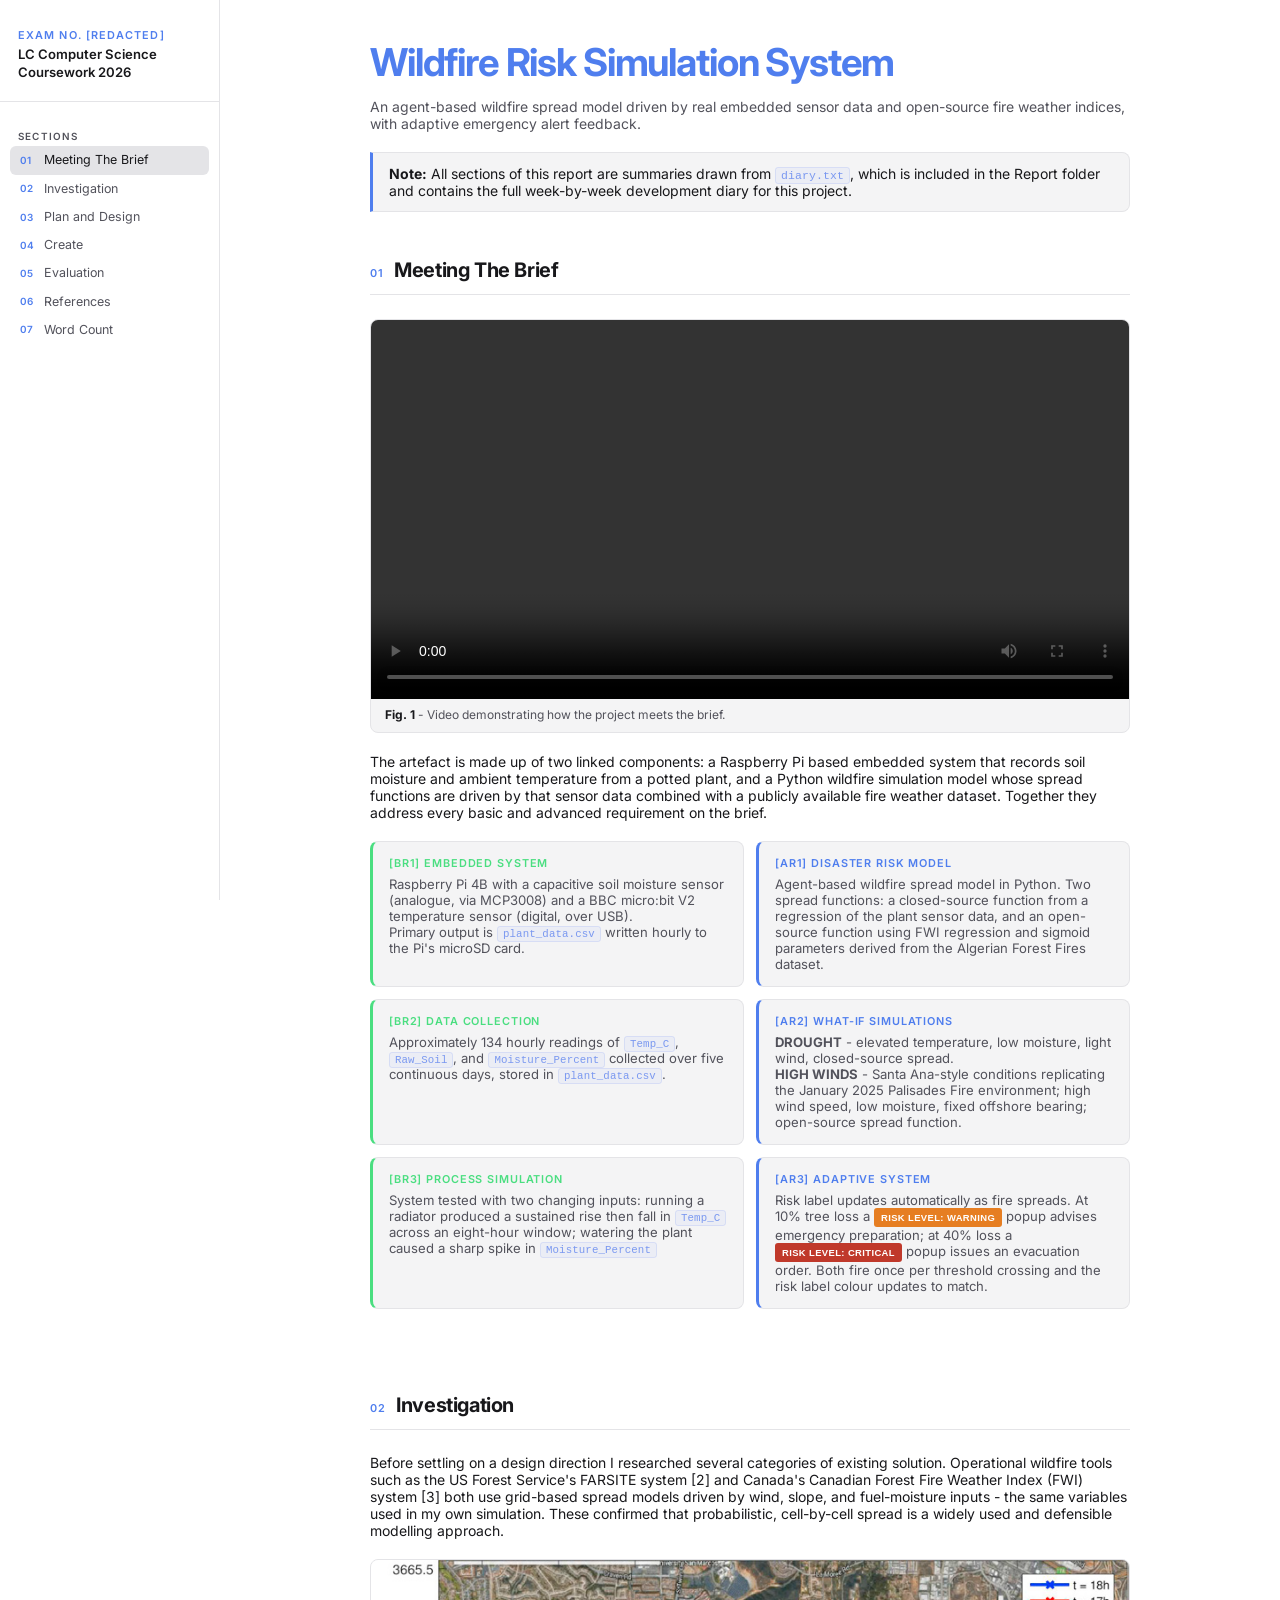
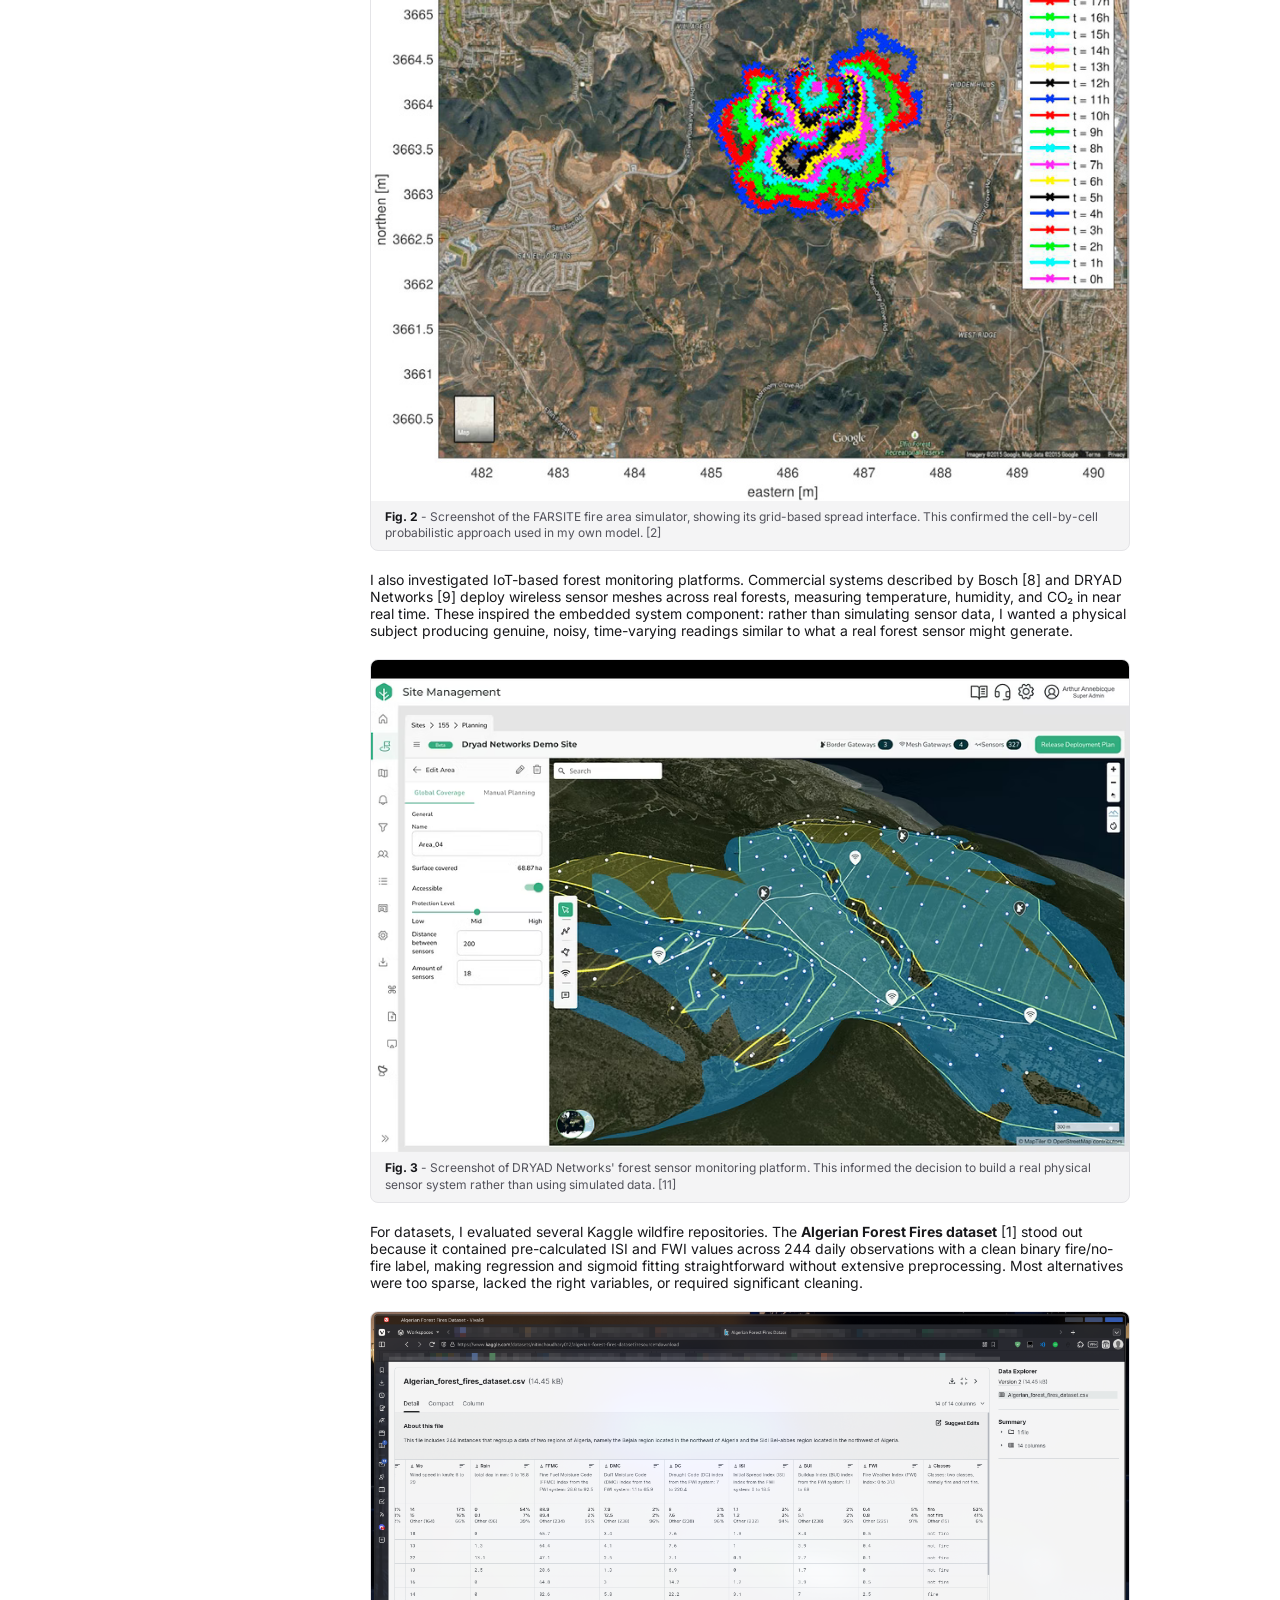
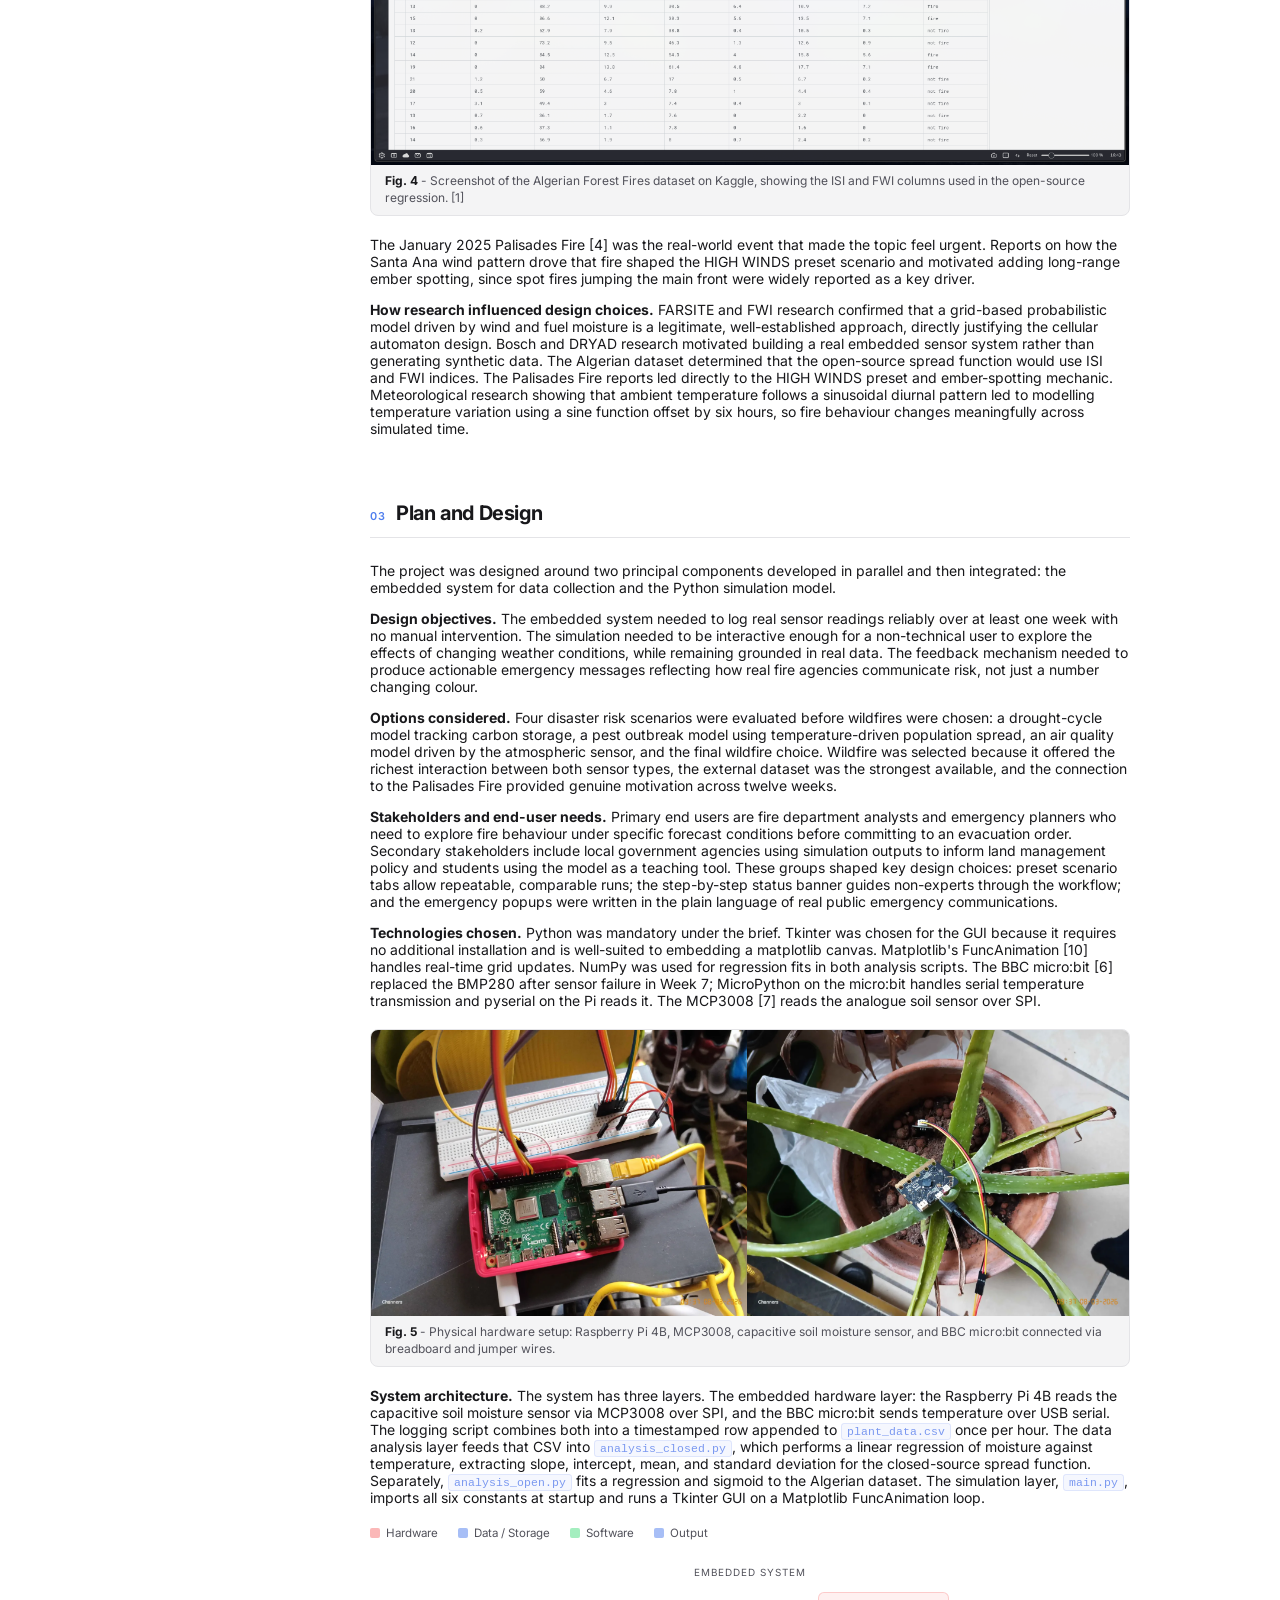
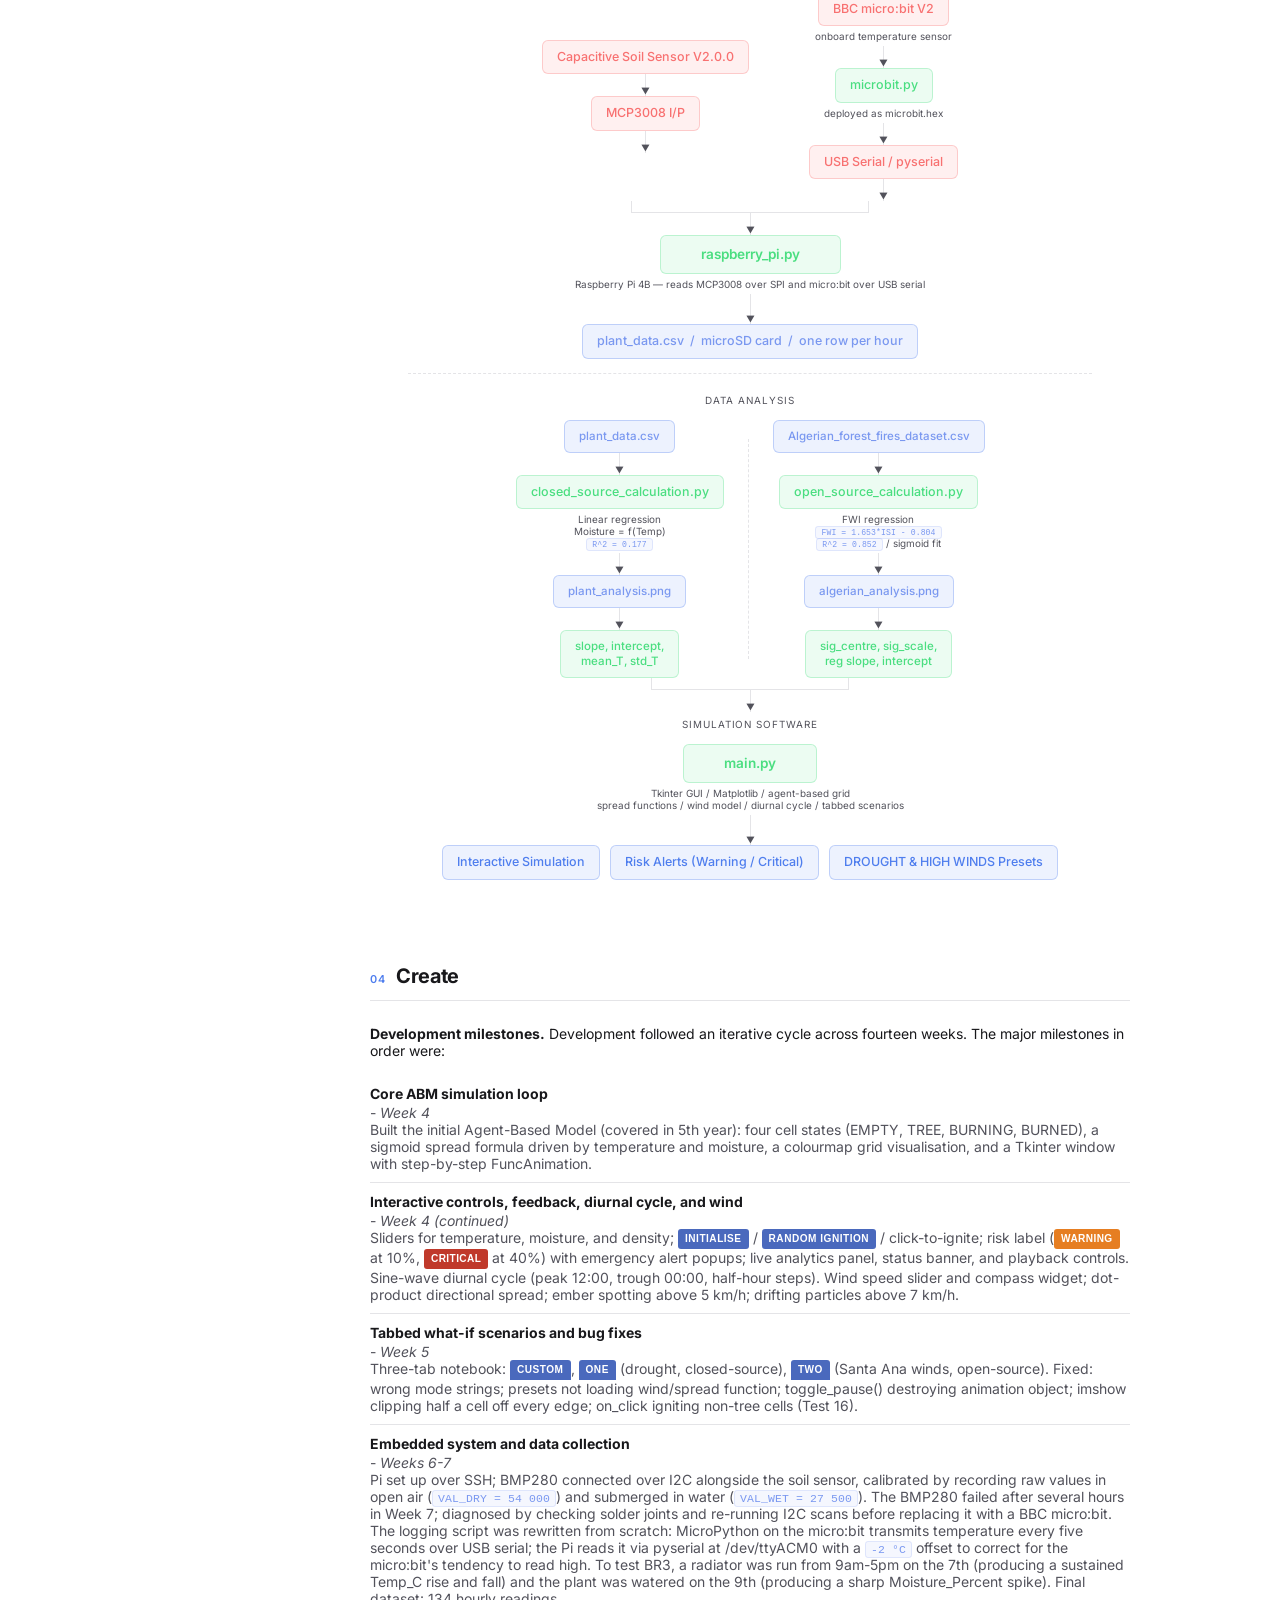
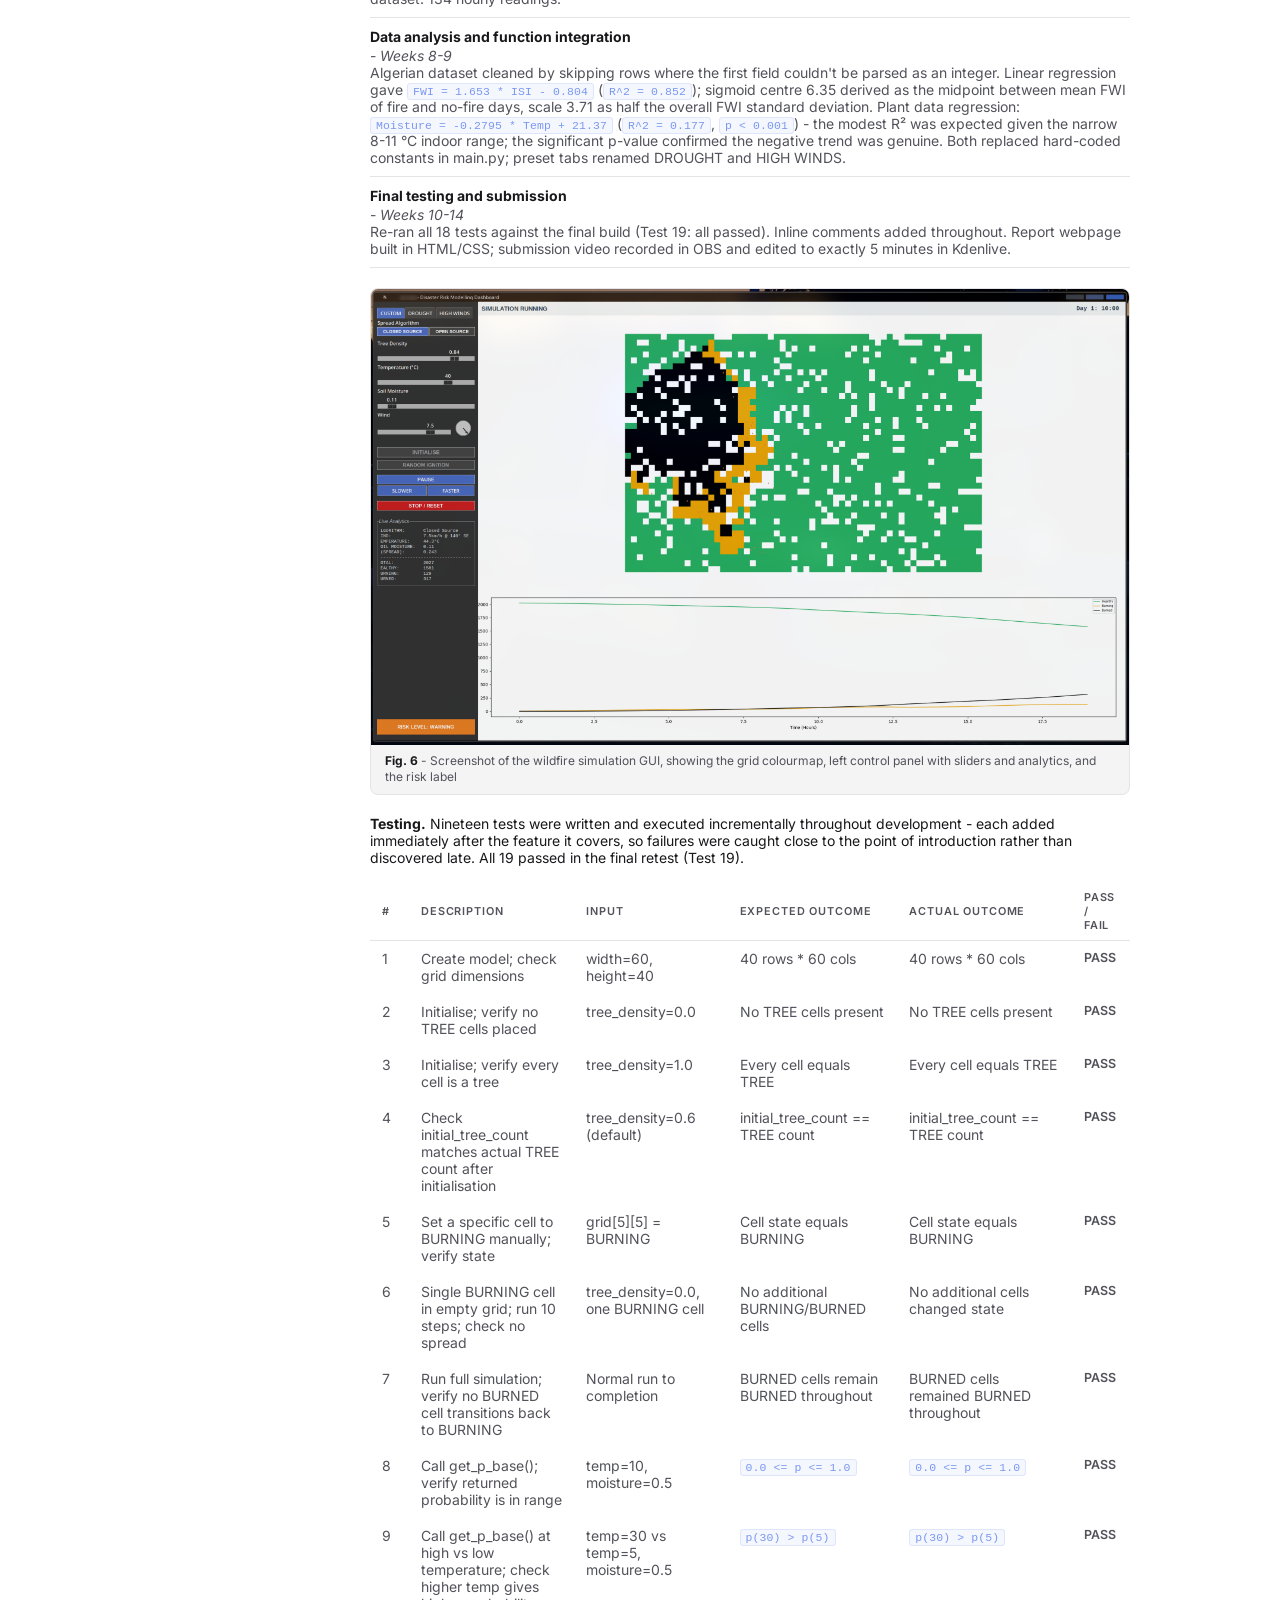
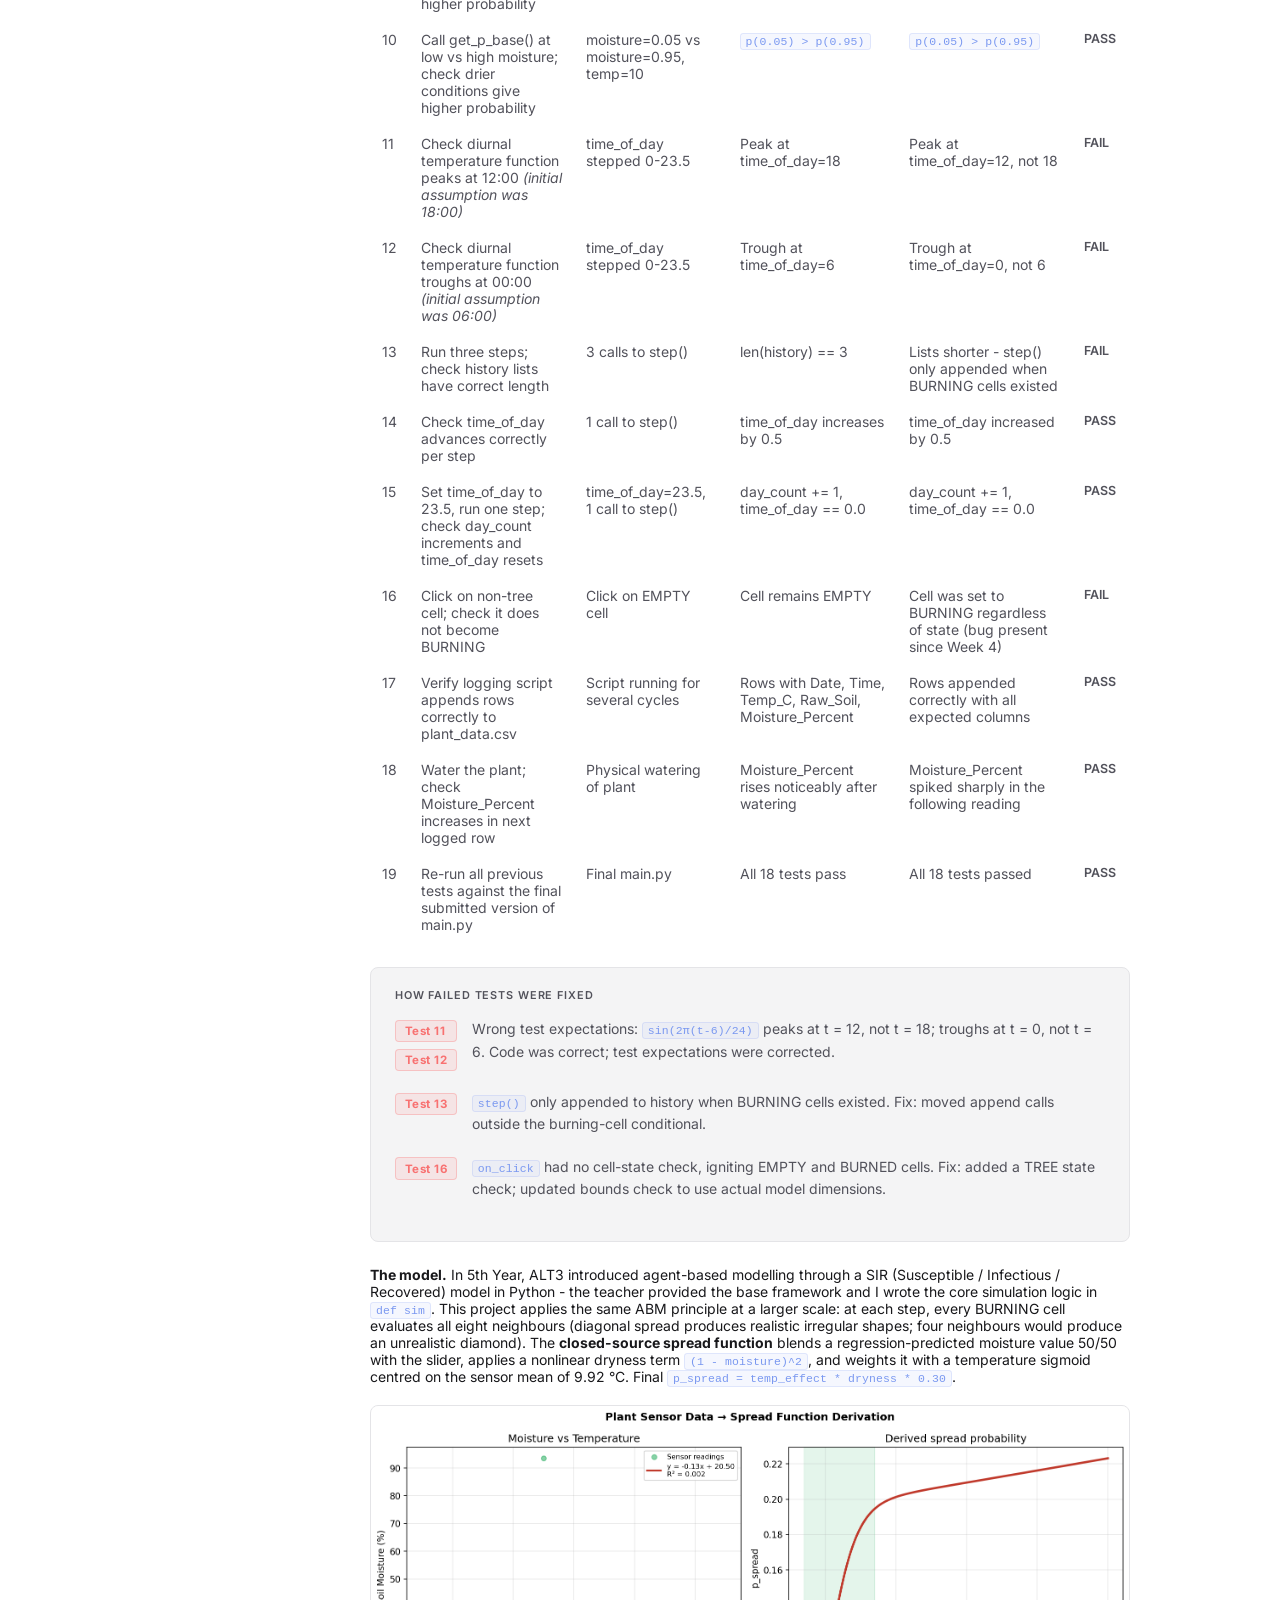
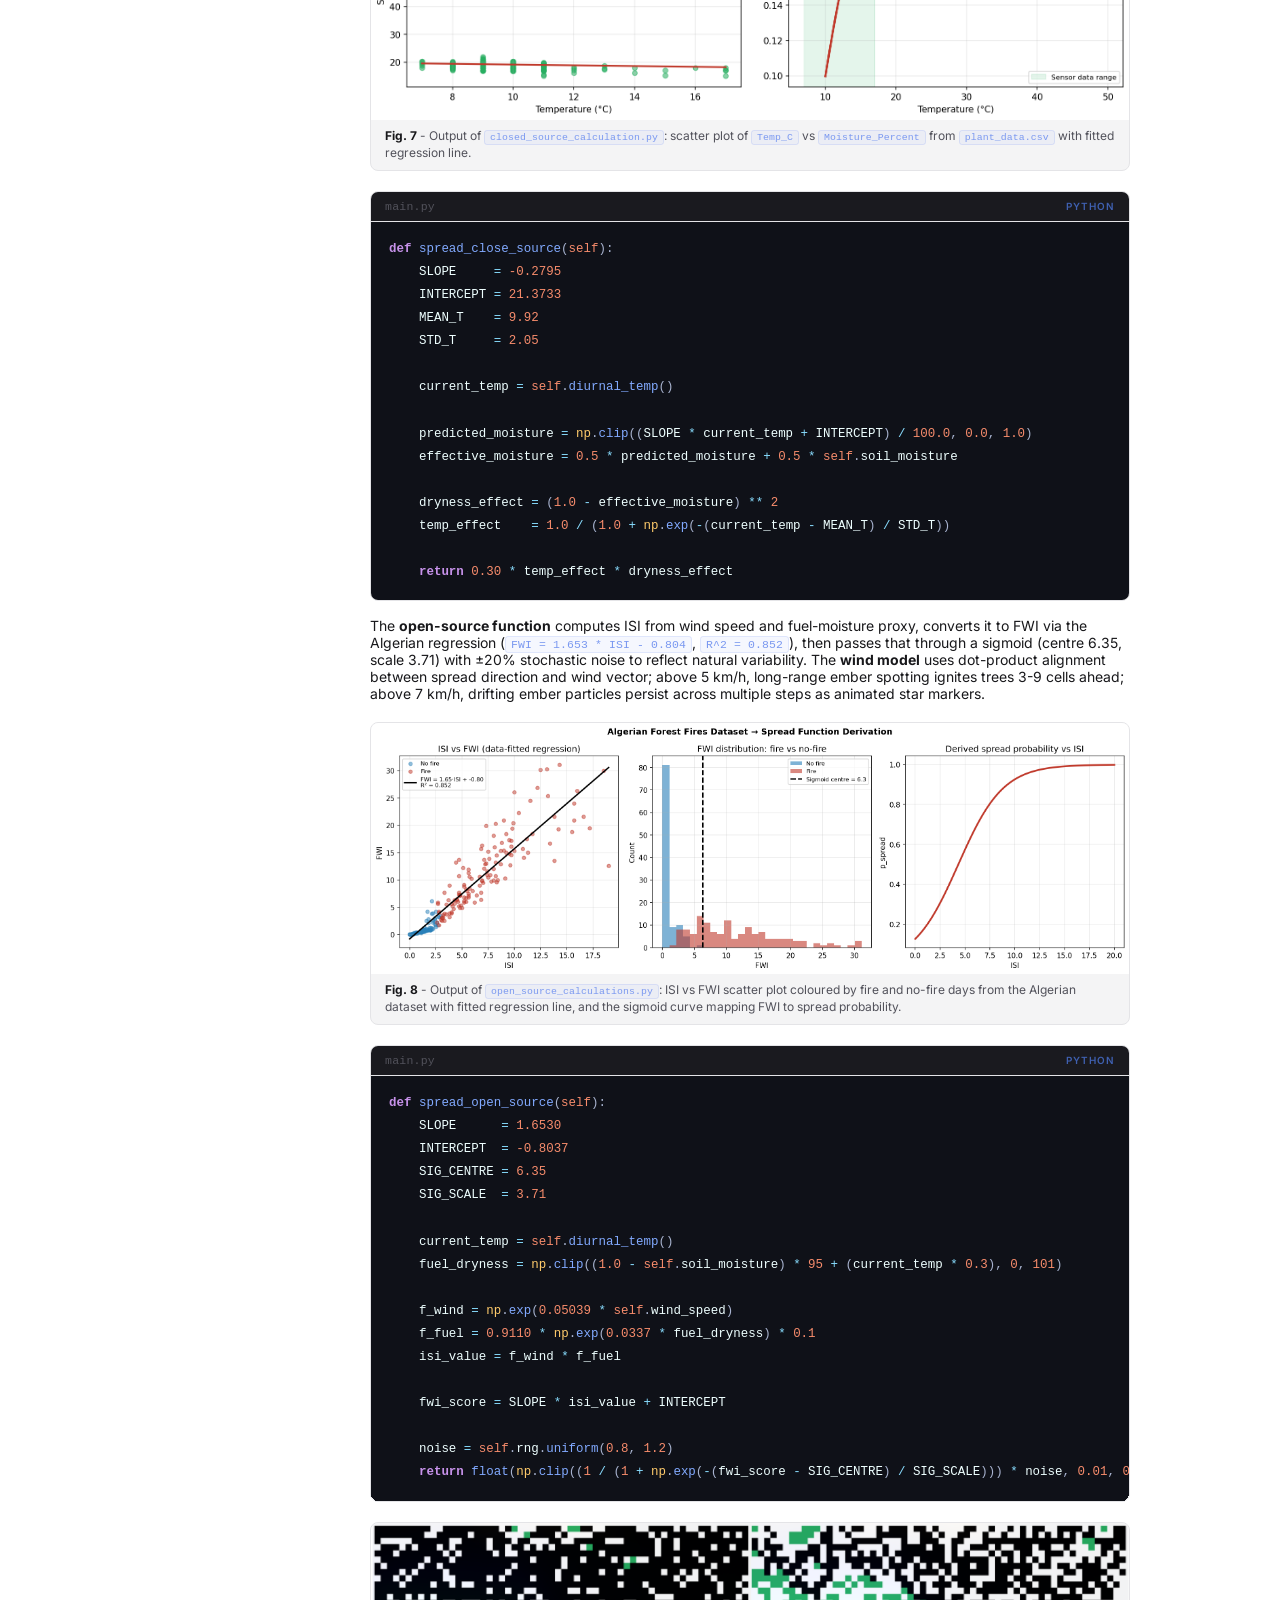
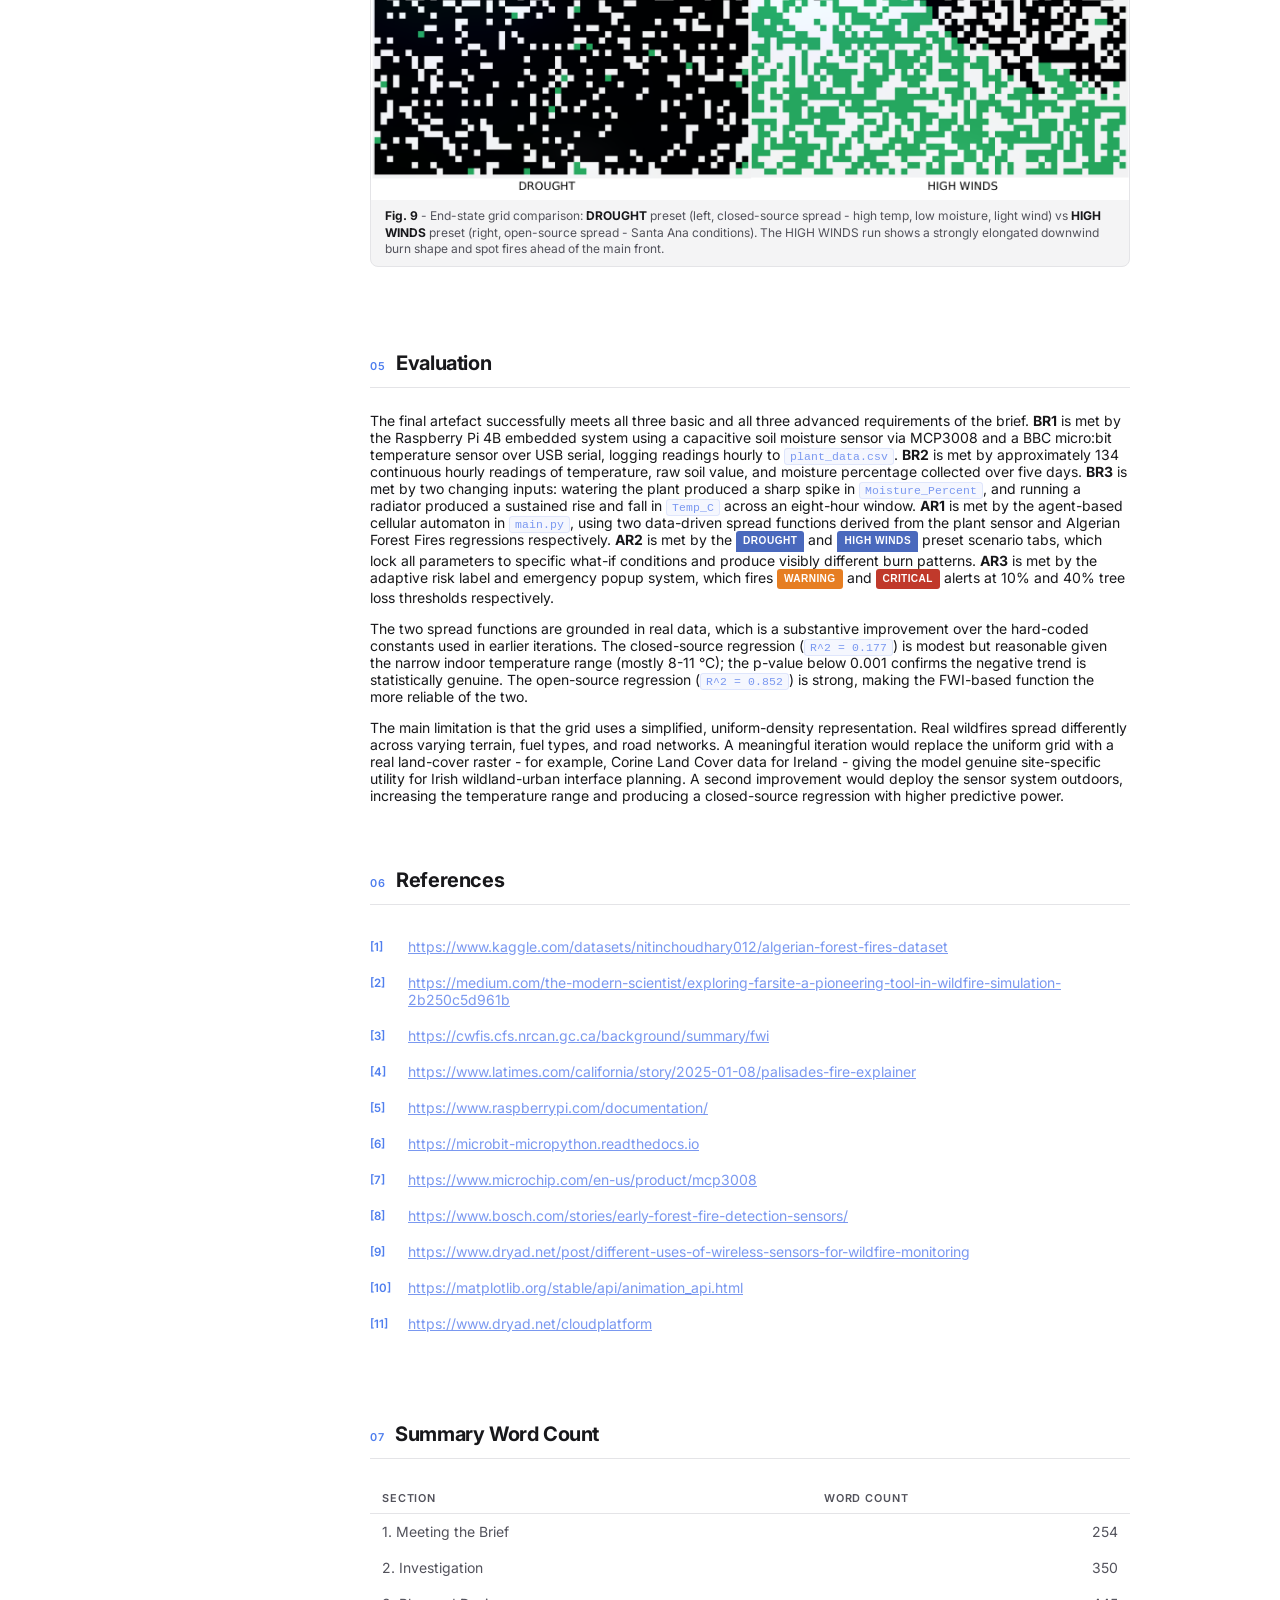
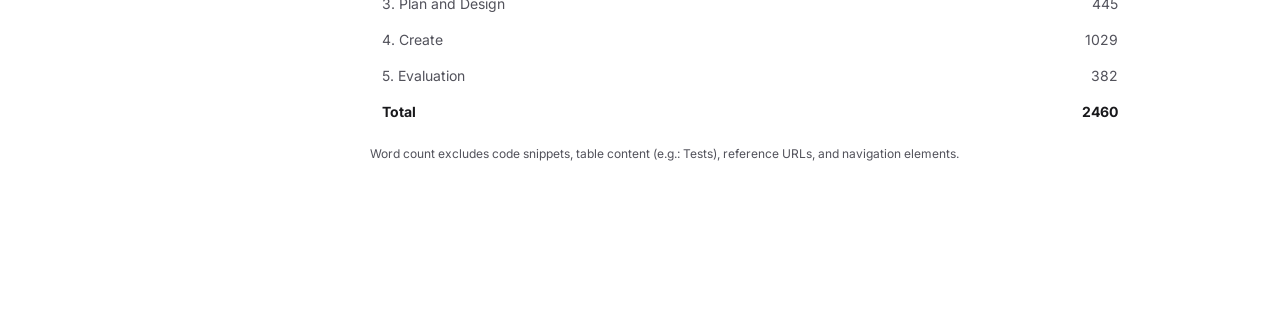
<file: Report/index_vid.html>
<!DOCTYPE html>
<html lang="en">
<head>
    <meta charset="UTF-8">
    <meta http-equiv="X-UA-Compatible" content="IE=edge">
    <meta name="viewport" content="width=device-width, initial-scale=1.0">
    <title>[REDACTED] Report Webpage</title>
    <link rel="stylesheet" href="styles.css">
</head>
<body>

<aside class="sidebar">
    <div class="sidebar-brand">
        <div class="exam-tag">Exam No. [REDACTED]</div>
        <div class="sidebar-title">LC Computer Science<br>Coursework 2026</div>
    </div>
    <nav>
        <div class="nav-section-label">Sections</div>
        <a href="#section1" class="bar-item"><span class="nav-num">01</span> Meeting The Brief</a>
        <a href="#section2" class="bar-item"><span class="nav-num">02</span> Investigation</a>
        <a href="#section3" class="bar-item"><span class="nav-num">03</span> Plan and Design</a>
        <a href="#section4" class="bar-item"><span class="nav-num">04</span> Create</a>
        <a href="#section5" class="bar-item"><span class="nav-num">05</span> Evaluation</a>
        <a href="#section6" class="bar-item"><span class="nav-num">06</span> References</a>
        <a href="#section7" class="bar-item"><span class="nav-num">07</span> Word Count</a>
    </nav>
</aside>

<div class="main-content">

    <div class="hero">
        <h1><span>Wildfire Risk Simulation System</span></h1>
        <p class="hero-sub">An agent-based wildfire spread model driven by real embedded sensor data and open-source fire weather indices, with adaptive emergency alert feedback.</p>
        <br>
        <div class="diary-note">
            <p><strong>Note:</strong> All sections of this report are summaries drawn from <code>diary.txt</code>, which is included in the Report folder and contains the full week-by-week development diary for this project.</p>
        </div>
    </div>

    <section id="section1">
        <div class="section-header">
            <span class="section-num">01</span>
            <h3>Meeting The Brief</h3>
        </div>

        <div class="fig">
            <video id="videoPlayer" controls>
                    <source src="https://www.dropbox.com/scl/fi/hzf2nck87wuwfmyc7eu9q/meeting_the_brief.mp4?rlkey=3z26uexbxixgi2a8rnkojyaeo&st=g911muaj&dl=1" type="video/mp4">
                    Hmmm cannot see video
            </video>
            <div class="fig-caption"><strong>Fig. 1</strong> - Video demonstrating how the project meets the brief.</div>
        </div>

        <p>The artefact is made up of two linked components: a Raspberry Pi based embedded system that records soil moisture and ambient temperature from a potted plant, and a Python wildfire simulation model whose spread functions are driven by that sensor data combined with a publicly available fire weather dataset. Together they address every basic and advanced requirement on the brief.</p>

        <div class="req-grid">
            <div class="req-card basic">
                <div class="req-label basic">[BR1] Embedded System</div>
                <p>Raspberry Pi 4B with a capacitive soil moisture sensor (analogue, via MCP3008) and a BBC micro:bit V2 temperature sensor (digital, over USB).<br>Primary output is <code>plant_data.csv</code> written hourly to the Pi's microSD card.</p>
            </div>
            <div class="req-card advanced">
                <div class="req-label advanced">[AR1] Disaster Risk Model</div>
                <p>Agent-based wildfire spread model in Python. Two spread functions: a closed-source function from a regression of the plant sensor data, and an open-source function using FWI regression and sigmoid parameters derived from the Algerian Forest Fires dataset.</p>
            </div>
            <div class="req-card basic">
                <div class="req-label basic">[BR2] Data Collection</div>
                <p>Approximately 134 hourly readings of <code>Temp_C</code>, <code>Raw_Soil</code>, and <code>Moisture_Percent</code> collected over five continuous days, stored in <code>plant_data.csv</code>.</p>
            </div>
            <div class="req-card advanced">
                <div class="req-label advanced">[AR2] What-If Simulations</div>
                <p><strong>DROUGHT</strong> - elevated temperature, low moisture, light wind, closed-source spread.<br><strong>HIGH WINDS</strong> - Santa Ana-style conditions replicating the January 2025 Palisades Fire environment; high wind speed, low moisture, fixed offshore bearing; open-source spread function.</p>
            </div>
            <div class="req-card basic">
                <div class="req-label basic">[BR3] Process Simulation</div>
                <p>System tested with two changing inputs: running a radiator produced a sustained rise then fall in <code>Temp_C</code> across an eight-hour window; watering the plant caused a sharp spike in <code>Moisture_Percent</code></p>
            </div>
            <div class="req-card advanced">
                <div class="req-label advanced">[AR3] Adaptive System</div>
                <p>Risk label updates automatically as fire spreads. At 10% tree loss a <span class="ui-risk ui-risk-warning">RISK LEVEL: WARNING</span> popup advises emergency preparation; at 40% loss a <span class="ui-risk ui-risk-critical">RISK LEVEL: CRITICAL</span> popup issues an evacuation order. Both fire once per threshold crossing and the risk label colour updates to match.</p>
            </div>
        </div>

    </section>

    <section id="section2">
        <div class="section-header">
            <span class="section-num">02</span>
            <h3>Investigation</h3>
        </div>

        <p>Before settling on a design direction I researched several categories of existing solution. Operational wildfire tools such as the US Forest Service's FARSITE system [2] and Canada's Canadian Forest Fire Weather Index (FWI) system [3] both use grid-based spread models driven by wind, slope, and fuel-moisture inputs - the same variables used in my own simulation. These confirmed that probabilistic, cell-by-cell spread is a widely used and defensible modelling approach.</p>

        <div class="fig">
            <img src="assets/farsite.png" alt="Screenshot of the FARSITE wildfire modelling tool interface">
            <div class="fig-caption"><strong>Fig. 2</strong> - Screenshot of the FARSITE fire area simulator, showing its grid-based spread interface. This confirmed the cell-by-cell probabilistic approach used in my own model. [2]</div>
        </div>

        <p>I also investigated IoT-based forest monitoring platforms. Commercial systems described by Bosch [8] and DRYAD Networks [9] deploy wireless sensor meshes across real forests, measuring temperature, humidity, and CO₂ in near real time. These inspired the embedded system component: rather than simulating sensor data, I wanted a physical subject producing genuine, noisy, time-varying readings similar to what a real forest sensor might generate.</p>

        <div class="fig">
            <img src="assets/dryad_screenshot.png" alt="Screenshot of DRYAD Networks wildfire sensor monitoring platform">
            <div class="fig-caption"><strong>Fig. 3</strong> - Screenshot of DRYAD Networks' forest sensor monitoring platform. This informed the decision to build a real physical sensor system rather than using simulated data. [11]</div>
        </div>

        <p>For datasets, I evaluated several Kaggle wildfire repositories. The <strong>Algerian Forest Fires dataset</strong> [1] stood out because it contained pre-calculated ISI and FWI values across 244 daily observations with a clean binary fire/no-fire label, making regression and sigmoid fitting straightforward without extensive preprocessing. Most alternatives were too sparse, lacked the right variables, or required significant cleaning.</p>

        <div class="fig">
            <img src="assets/kaggle_screenshot.png" alt="Screenshot of the Algerian Forest Fires dataset on Kaggle">
            <div class="fig-caption"><strong>Fig. 4</strong> - Screenshot of the Algerian Forest Fires dataset on Kaggle, showing the ISI and FWI columns used in the open-source regression. [1]</div>
        </div>

        <p>The January 2025 Palisades Fire [4] was the real-world event that made the topic feel urgent. Reports on how the Santa Ana wind pattern drove that fire shaped the HIGH WINDS preset scenario and motivated adding long-range ember spotting, since spot fires jumping the main front were widely reported as a key driver.</p>

        <p><strong>How research influenced design choices.</strong> FARSITE and FWI research confirmed that a grid-based probabilistic model driven by wind and fuel moisture is a legitimate, well-established approach, directly justifying the cellular automaton design. Bosch and DRYAD research motivated building a real embedded sensor system rather than generating synthetic data. The Algerian dataset determined that the open-source spread function would use ISI and FWI indices. The Palisades Fire reports led directly to the HIGH WINDS preset and ember-spotting mechanic. Meteorological research showing that ambient temperature follows a sinusoidal diurnal pattern led to modelling temperature variation using a sine function offset by six hours, so fire behaviour changes meaningfully across simulated time.</p>

    </section>

    <section id="section3">
        <div class="section-header">
            <span class="section-num">03</span>
            <h3>Plan and Design</h3>
        </div>

        <p>The project was designed around two principal components developed in parallel and then integrated: the embedded system for data collection and the Python simulation model.</p>

        <p><strong>Design objectives.</strong> The embedded system needed to log real sensor readings reliably over at least one week with no manual intervention. The simulation needed to be interactive enough for a non-technical user to explore the effects of changing weather conditions, while remaining grounded in real data. The feedback mechanism needed to produce actionable emergency messages reflecting how real fire agencies communicate risk, not just a number changing colour.</p>

        <p><strong>Options considered.</strong> Four disaster risk scenarios were evaluated before wildfires were chosen: a drought-cycle model tracking carbon storage, a pest outbreak model using temperature-driven population spread, an air quality model driven by the atmospheric sensor, and the final wildfire choice. Wildfire was selected because it offered the richest interaction between both sensor types, the external dataset was the strongest available, and the connection to the Palisades Fire provided genuine motivation across twelve weeks.</p>

        <p><strong>Stakeholders and end-user needs.</strong> Primary end users are fire department analysts and emergency planners who need to explore fire behaviour under specific forecast conditions before committing to an evacuation order. Secondary stakeholders include local government agencies using simulation outputs to inform land management policy and students using the model as a teaching tool. These groups shaped key design choices: preset scenario tabs allow repeatable, comparable runs; the step-by-step status banner guides non-experts through the workflow; and the emergency popups were written in the plain language of real public emergency communications.</p>

        <p><strong>Technologies chosen.</strong> Python was mandatory under the brief. Tkinter was chosen for the GUI because it requires no additional installation and is well-suited to embedding a matplotlib canvas. Matplotlib's FuncAnimation [10] handles real-time grid updates. NumPy was used for regression fits in both analysis scripts. The BBC micro:bit [6] replaced the BMP280 after sensor failure in Week 7; MicroPython on the micro:bit handles serial temperature transmission and pyserial on the Pi reads it. The MCP3008 [7] reads the analogue soil sensor over SPI.</p>

        <div class="fig">
            <img src="assets/hardware_setup.png" alt="Photo of the Raspberry Pi, MCP3008, soil sensor, and micro:bit wired on a breadboard">
            <div class="fig-caption"><strong>Fig. 5</strong> - Physical hardware setup: Raspberry Pi 4B, MCP3008, capacitive soil moisture sensor, and BBC micro:bit connected via breadboard and jumper wires.</div>
        </div>

        <p><strong>System architecture.</strong> The system has three layers. The embedded hardware layer: the Raspberry Pi 4B reads the capacitive soil moisture sensor via MCP3008 over SPI, and the BBC micro:bit sends temperature over USB serial. The logging script combines both into a timestamped row appended to <code>plant_data.csv</code> once per hour. The data analysis layer feeds that CSV into <code>analysis_closed.py</code>, which performs a linear regression of moisture against temperature, extracting slope, intercept, mean, and standard deviation for the closed-source spread function. Separately, <code>analysis_open.py</code> fits a regression and sigmoid to the Algerian dataset. The simulation layer, <code>main.py</code>, imports all six constants at startup and runs a Tkinter GUI on a Matplotlib FuncAnimation loop.</p>

        <div class="flowchart">

            <div class="fc-legend">
                <div class="fc-legend-item"><div class="fc-legend-dot hw"></div> Hardware</div>
                <div class="fc-legend-item"><div class="fc-legend-dot data"></div> Data / Storage</div>
                <div class="fc-legend-item"><div class="fc-legend-dot sw"></div> Software</div>
                <div class="fc-legend-item"><div class="fc-legend-dot output"></div> Output</div>
            </div>

            <div class="fc-divider-label">Embedded System</div>

            <div class="fc-row">
                <div class="fc-col">
                    <div class="fc-box hw">Capacitive Soil Sensor V2.0.0</div>
                    <div class="fc-arrow-v"></div>
                    <div class="fc-box hw">MCP3008 I/P</div>
                    <div class="fc-arrow-v"></div>
                </div>
                <div style="width:60px"></div>
                <div class="fc-col">
                    <div class="fc-box hw">BBC micro:bit V2</div>
                    <div class="fc-note">onboard temperature sensor</div>
                    <div class="fc-arrow-v"></div>
                    <div class="fc-box sw">microbit.py</div>
                    <div class="fc-note">deployed as microbit.hex</div>
                    <div class="fc-arrow-v"></div>
                    <div class="fc-box hw">USB Serial / pyserial</div>
                    <div class="fc-arrow-v"></div>
                </div>
            </div>

            <div class="fc-row" style="justify-content:center;">
                <div style="width:120px; border-bottom:1px solid var(--color-border-default); border-left:1px solid var(--color-border-default); height:12px; margin-right:-1px;"></div>
                <div style="width:120px; border-bottom:1px solid var(--color-border-default); border-right:1px solid var(--color-border-default); height:12px; margin-left:-1px;"></div>
            </div>
            <div class="fc-arrow-v"></div>

            <div class="fc-box sw fc-box-lg">raspberry_pi.py</div>
            <div class="fc-note">Raspberry Pi 4B &mdash; reads MCP3008 over SPI and micro:bit over USB serial</div>
            <div class="fc-arrow-v fc-arrow-v-lg"></div>

            <div class="fc-box data">plant_data.csv &nbsp;/&nbsp; microSD card &nbsp;/&nbsp; one row per hour</div>

            <div class="fc-divider"></div>
            <div class="fc-divider-label">Data Analysis</div>

            <div class="fc-row" style="gap:24px; align-items:flex-start;">
                <div class="fc-col">
                    <div class="fc-box data fc-box-sm">plant_data.csv</div>
                    <div class="fc-arrow-v"></div>
                    <div class="fc-box sw">closed_source_calculation.py</div>
                    <div class="fc-note">Linear regression<br>Moisture = f(Temp)<br><span class="math">R^2 = 0.177</span></div>
                    <div class="fc-arrow-v"></div>
                    <div class="fc-box data fc-box-sm">plant_analysis.png</div>
                    <div class="fc-arrow-v"></div>
                    <div class="fc-box sw fc-box-sm">slope, intercept,<br>mean_T, std_T</div>
                </div>
                <div style="border-left:1px dashed var(--color-border-default); height:220px; align-self:center;"></div>
                <div class="fc-col">
                    <div class="fc-box data fc-box-sm">Algerian_forest_fires_dataset.csv</div>
                    <div class="fc-arrow-v"></div>
                    <div class="fc-box sw">open_source_calculation.py</div>
                    <div class="fc-note">FWI regression<br><span class="math">FWI = 1.653*ISI - 0.804</span><br><span class="math">R^2 = 0.852</span> / sigmoid fit</div>
                    <div class="fc-arrow-v"></div>
                    <div class="fc-box data fc-box-sm">algerian_analysis.png</div>
                    <div class="fc-arrow-v"></div>
                    <div class="fc-box sw fc-box-sm">sig_centre, sig_scale,<br>reg slope, intercept</div>
                </div>
            </div>

            <div class="fc-row" style="justify-content:center;">
                <div style="width:100px; border-bottom:1px solid var(--color-border-default); border-left:1px solid var(--color-border-default); height:12px; margin-right:-1px;"></div>
                <div style="width:100px; border-bottom:1px solid var(--color-border-default); border-right:1px solid var(--color-border-default); height:12px; margin-left:-1px;"></div>
            </div>
            <div class="fc-arrow-v"></div>

            <div class="fc-divider-label">Simulation Software</div>

            <div class="fc-box sw fc-box-lg">main.py</div>
            <div class="fc-note">Tkinter GUI / Matplotlib / agent-based grid<br>spread functions / wind model / diurnal cycle / tabbed scenarios</div>
            <div class="fc-arrow-v fc-arrow-v-lg"></div>

            <div class="fc-row" style="gap:10px; flex-wrap:wrap; justify-content:center;">
                <div class="fc-box output">Interactive Simulation</div>
                <div class="fc-box output">Risk Alerts (Warning / Critical)</div>
                <div class="fc-box output">DROUGHT &amp; HIGH WINDS Presets</div>
            </div>

        </div>
    </section>

    <section id="section4">
        <div class="section-header">
            <span class="section-num">04</span>
            <h3>Create</h3>
        </div>

        <p><strong>Development milestones.</strong> Development followed an iterative cycle across fourteen weeks. The major milestones in order were:</p>

        <div class="timeline">
            <div class="tl-item">
                <div class="tl-body"><strong>Core ABM simulation loop</strong> - <em>Week 4</em><br>Built the initial Agent-Based Model (covered in 5th year): four cell states (EMPTY, TREE, BURNING, BURNED), a sigmoid spread formula driven by temperature and moisture, a colourmap grid visualisation, and a Tkinter window with step-by-step FuncAnimation.</div>
            </div>
            <div class="tl-item">
                <div class="tl-body"><strong>Interactive controls, feedback, diurnal cycle, and wind</strong> - <em>Week 4 (continued)</em><br>Sliders for temperature, moisture, and density; <span class="ui-btn ui-btn-blue">INITIALISE</span> / <span class="ui-btn ui-btn-blue">RANDOM IGNITION</span> / click-to-ignite; risk label (<span class="ui-risk ui-risk-warning">WARNING</span> at 10%, <span class="ui-risk ui-risk-critical">CRITICAL</span> at 40%) with emergency alert popups; live analytics panel, status banner, and playback controls. Sine-wave diurnal cycle (peak 12:00, trough 00:00, half-hour steps). Wind speed slider and compass widget; dot-product directional spread; ember spotting above 5 km/h; drifting particles above 7 km/h.</div>
            </div>
            <div class="tl-item">
                <div class="tl-body"><strong>Tabbed what-if scenarios and bug fixes</strong> - <em>Week 5</em><br>Three-tab notebook: <span class="ui-tab ui-tab-active">CUSTOM</span>, <span class="ui-tab ui-tab-active">ONE</span> (drought, closed-source), <span class="ui-tab ui-tab-active">TWO</span> (Santa Ana winds, open-source). Fixed: wrong mode strings; presets not loading wind/spread function; toggle_pause() destroying animation object; imshow clipping half a cell off every edge; on_click igniting non-tree cells (Test 16).</div>
            </div>
            <div class="tl-item">
                <div class="tl-body"><strong>Embedded system and data collection</strong> - <em>Weeks 6-7</em><br>Pi set up over SSH; BMP280 connected over I2C alongside the soil sensor, calibrated by recording raw values in open air (<span class="math">VAL_DRY = 54 000</span>) and submerged in water (<span class="math">VAL_WET = 27 500</span>). The BMP280 failed after several hours in Week 7; diagnosed by checking solder joints and re-running I2C scans before replacing it with a BBC micro:bit. The logging script was rewritten from scratch: MicroPython on the micro:bit transmits temperature every five seconds over USB serial; the Pi reads it via pyserial at /dev/ttyACM0 with a <span class="math">-2 °C</span> offset to correct for the micro:bit's tendency to read high. To test BR3, a radiator was run from 9am-5pm on the 7th (producing a sustained Temp_C rise and fall) and the plant was watered on the 9th (producing a sharp Moisture_Percent spike). Final dataset: 134 hourly readings.</div>
            </div>
            <div class="tl-item">
                <div class="tl-body"><strong>Data analysis and function integration</strong> - <em>Weeks 8-9</em><br>Algerian dataset cleaned by skipping rows where the first field couldn't be parsed as an integer. Linear regression gave <span class="math">FWI = 1.653 * ISI - 0.804</span> (<span class="math">R^2 = 0.852</span>); sigmoid centre 6.35 derived as the midpoint between mean FWI of fire and no-fire days, scale 3.71 as half the overall FWI standard deviation. Plant data regression: <span class="math">Moisture = -0.2795 * Temp + 21.37</span> (<span class="math">R^2 = 0.177</span>, <span class="math">p &lt; 0.001</span>) - the modest R² was expected given the narrow 8-11 °C indoor range; the significant p-value confirmed the negative trend was genuine. Both replaced hard-coded constants in main.py; preset tabs renamed DROUGHT and HIGH WINDS.</div>
            </div>
            <div class="tl-item">
                <div class="tl-body"><strong>Final testing and submission</strong> - <em>Weeks 10-14</em><br>Re-ran all 18 tests against the final build (Test 19: all passed). Inline comments added throughout. Report webpage built in HTML/CSS; submission video recorded in OBS and edited to exactly 5 minutes in Kdenlive.</div>
            </div>
        </div>

        <div class="fig">
            <img src="assets/simulation_screenshot.png" alt="Screenshot of the simulation">
            <div class="fig-caption"><strong>Fig. 6</strong> - Screenshot of the wildfire simulation GUI, showing the grid colourmap, left control panel with sliders and analytics, and the risk label</div>
        </div>

        <p><strong>Testing.</strong> Nineteen tests were written and executed incrementally throughout development - each added immediately after the feature it covers, so failures were caught close to the point of introduction rather than discovered late. All 19 passed in the final retest (Test 19).</p>

        <table class="test-table">
            <thead>
                <tr><th>#</th><th>Description</th><th>Input</th><th>Expected Outcome</th><th>Actual Outcome</th><th>Pass / Fail</th></tr>
            </thead>
            <tbody>
                <tr><td>1</td><td>Create model; check grid dimensions</td><td>width=60, height=40</td><td>40 rows * 60 cols</td><td>40 rows * 60 cols</td><td class="pass">PASS</td></tr>
                <tr><td>2</td><td>Initialise; verify no TREE cells placed</td><td>tree_density=0.0</td><td>No TREE cells present</td><td>No TREE cells present</td><td class="pass">PASS</td></tr>
                <tr><td>3</td><td>Initialise; verify every cell is a tree</td><td>tree_density=1.0</td><td>Every cell equals TREE</td><td>Every cell equals TREE</td><td class="pass">PASS</td></tr>
                <tr><td>4</td><td>Check initial_tree_count matches actual TREE count after initialisation</td><td>tree_density=0.6 (default)</td><td>initial_tree_count == TREE count</td><td>initial_tree_count == TREE count</td><td class="pass">PASS</td></tr>
                <tr><td>5</td><td>Set a specific cell to BURNING manually; verify state</td><td>grid[5][5] = BURNING</td><td>Cell state equals BURNING</td><td>Cell state equals BURNING</td><td class="pass">PASS</td></tr>
                <tr><td>6</td><td>Single BURNING cell in empty grid; run 10 steps; check no spread</td><td>tree_density=0.0, one BURNING cell</td><td>No additional BURNING/BURNED cells</td><td>No additional cells changed state</td><td class="pass">PASS</td></tr>
                <tr><td>7</td><td>Run full simulation; verify no BURNED cell transitions back to BURNING</td><td>Normal run to completion</td><td>BURNED cells remain BURNED throughout</td><td>BURNED cells remained BURNED throughout</td><td class="pass">PASS</td></tr>
                <tr><td>8</td><td>Call get_p_base(); verify returned probability is in range</td><td>temp=10, moisture=0.5</td><td><span class="math">0.0 &lt;= p &lt;= 1.0</span></td><td><span class="math">0.0 &lt;= p &lt;= 1.0</span></td><td class="pass">PASS</td></tr>
                <tr><td>9</td><td>Call get_p_base() at high vs low temperature; check higher temp gives higher probability</td><td>temp=30 vs temp=5, moisture=0.5</td><td><span class="math">p(30) &gt; p(5)</span></td><td><span class="math">p(30) &gt; p(5)</span></td><td class="pass">PASS</td></tr>
                <tr><td>10</td><td>Call get_p_base() at low vs high moisture; check drier conditions give higher probability</td><td>moisture=0.05 vs moisture=0.95, temp=10</td><td><span class="math">p(0.05) &gt; p(0.95)</span></td><td><span class="math">p(0.05) &gt; p(0.95)</span></td><td class="pass">PASS</td></tr>
                <tr><td>11</td><td>Check diurnal temperature function peaks at 12:00 <em>(initial assumption was 18:00)</em></td><td>time_of_day stepped 0-23.5</td><td>Peak at time_of_day=18</td><td>Peak at time_of_day=12, not 18</td><td class="fail">FAIL</td></tr>
                <tr><td>12</td><td>Check diurnal temperature function troughs at 00:00 <em>(initial assumption was 06:00)</em></td><td>time_of_day stepped 0-23.5</td><td>Trough at time_of_day=6</td><td>Trough at time_of_day=0, not 6</td><td class="fail">FAIL</td></tr>
                <tr><td>13</td><td>Run three steps; check history lists have correct length</td><td>3 calls to step()</td><td>len(history) == 3</td><td>Lists shorter - step() only appended when BURNING cells existed</td><td class="fail">FAIL</td></tr>
                <tr><td>14</td><td>Check time_of_day advances correctly per step</td><td>1 call to step()</td><td>time_of_day increases by 0.5</td><td>time_of_day increased by 0.5</td><td class="pass">PASS</td></tr>
                <tr><td>15</td><td>Set time_of_day to 23.5, run one step; check day_count increments and time_of_day resets</td><td>time_of_day=23.5, 1 call to step()</td><td>day_count += 1, time_of_day == 0.0</td><td>day_count += 1, time_of_day == 0.0</td><td class="pass">PASS</td></tr>
                <tr><td>16</td><td>Click on non-tree cell; check it does not become BURNING</td><td>Click on EMPTY cell</td><td>Cell remains EMPTY</td><td>Cell was set to BURNING regardless of state (bug present since Week 4)</td><td class="fail">FAIL</td></tr>
                <tr><td>17</td><td>Verify logging script appends rows correctly to plant_data.csv</td><td>Script running for several cycles</td><td>Rows with Date, Time, Temp_C, Raw_Soil, Moisture_Percent</td><td>Rows appended correctly with all expected columns</td><td class="pass">PASS</td></tr>
                <tr><td>18</td><td>Water the plant; check Moisture_Percent increases in next logged row</td><td>Physical watering of plant</td><td>Moisture_Percent rises noticeably after watering</td><td>Moisture_Percent spiked sharply in the following reading</td><td class="pass">PASS</td></tr>
                <tr><td>19</td><td>Re-run all previous tests against the final submitted version of main.py</td><td>Final main.py</td><td>All 18 tests pass</td><td>All 18 tests passed</td><td class="pass">PASS</td></tr>
            </tbody>
        </table>

        <div class="test-fixes">
            <h4>How Failed Tests Were Fixed</h4>
            <div class="fix-item">
                <div class="fix-labels">
                    <span class="fix-num">Test 11</span>
                    <span class="fix-num">Test 12</span>
                </div>
                <p>Wrong test expectations: <span class="math">sin(2π(t-6)/24)</span> peaks at t = 12, not t = 18; troughs at t = 0, not t = 6. Code was correct; test expectations were corrected.</p>
            </div>
            <div class="fix-item">
                <span class="fix-num">Test 13</span>
                <p><code>step()</code> only appended to history when BURNING cells existed. Fix: moved append calls outside the burning-cell conditional.</p>
            </div>
            <div class="fix-item">
                <span class="fix-num">Test 16</span>
                <p><code>on_click</code> had no cell-state check, igniting EMPTY and BURNED cells. Fix: added a TREE state check; updated bounds check to use actual model dimensions.</p>
            </div>
        </div>

        <p><strong>The model.</strong> In 5th Year, ALT3 introduced agent-based modelling through a SIR (Susceptible / Infectious / Recovered) model in Python - the teacher provided the base framework and I wrote the core simulation logic in <code>def sim</code>. This project applies the same ABM principle at a larger scale: at each step, every BURNING cell evaluates all eight neighbours (diagonal spread produces realistic irregular shapes; four neighbours would produce an unrealistic diamond). The <strong>closed-source spread function</strong> blends a regression-predicted moisture value 50/50 with the slider, applies a nonlinear dryness term <span class="math">(1 - moisture)^2</span>, and weights it with a temperature sigmoid centred on the sensor mean of 9.92 °C. Final <span class="math">p_spread = temp_effect * dryness * 0.30</span>.</p>

        <div class="fig">
            <img src="assets/plant_analysis.png" alt="Graphs from analysis_closed.py: scatter plot of Temp_C vs Moisture_Percent with regression line">
            <div class="fig-caption"><strong>Fig. 7</strong> - Output of <code>closed_source_calculation.py</code>: scatter plot of <code>Temp_C</code> vs <code>Moisture_Percent</code> from <code>plant_data.csv</code> with fitted regression line.</div>
        </div>

        <div class="code-block-wrap">
            <div class="code-block-header">
                <div class="code-block-filename">main.py</div>
                <div class="code-block-lang">Python</div>
            </div>
            <div class="code-block"><span class="ck-kw">def</span> <span class="ck-fn">spread_close_source</span>(<span class="ck-self">self</span>):
    <span class="ck-var">SLOPE</span>     <span class="ck-op">=</span> <span class="ck-num">-0.2795</span>
    <span class="ck-var">INTERCEPT</span> <span class="ck-op">=</span> <span class="ck-num">21.3733</span>
    <span class="ck-var">MEAN_T</span>    <span class="ck-op">=</span> <span class="ck-num">9.92</span>
    <span class="ck-var">STD_T</span>     <span class="ck-op">=</span> <span class="ck-num">2.05</span>

    <span class="ck-var">current_temp</span> <span class="ck-op">=</span> <span class="ck-self">self</span>.<span class="ck-fn">diurnal_temp</span>()

    <span class="ck-var">predicted_moisture</span> <span class="ck-op">=</span> <span class="ck-mod">np</span>.<span class="ck-fn">clip</span>((<span class="ck-var">SLOPE</span> <span class="ck-op">*</span> <span class="ck-var">current_temp</span> <span class="ck-op">+</span> <span class="ck-var">INTERCEPT</span>) <span class="ck-op">/</span> <span class="ck-num">100.0</span>, <span class="ck-num">0.0</span>, <span class="ck-num">1.0</span>)
    <span class="ck-var">effective_moisture</span> <span class="ck-op">=</span> <span class="ck-num">0.5</span> <span class="ck-op">*</span> <span class="ck-var">predicted_moisture</span> <span class="ck-op">+</span> <span class="ck-num">0.5</span> <span class="ck-op">*</span> <span class="ck-self">self</span>.<span class="ck-var">soil_moisture</span>

    <span class="ck-var">dryness_effect</span> <span class="ck-op">=</span> (<span class="ck-num">1.0</span> <span class="ck-op">-</span> <span class="ck-var">effective_moisture</span>) <span class="ck-op">**</span> <span class="ck-num">2</span>
    <span class="ck-var">temp_effect</span>    <span class="ck-op">=</span> <span class="ck-num">1.0</span> <span class="ck-op">/</span> (<span class="ck-num">1.0</span> <span class="ck-op">+</span> <span class="ck-mod">np</span>.<span class="ck-fn">exp</span>(<span class="ck-op">-</span>(<span class="ck-var">current_temp</span> <span class="ck-op">-</span> <span class="ck-var">MEAN_T</span>) <span class="ck-op">/</span> <span class="ck-var">STD_T</span>))

    <span class="ck-kw">return</span> <span class="ck-num">0.30</span> <span class="ck-op">*</span> <span class="ck-var">temp_effect</span> <span class="ck-op">*</span> <span class="ck-var">dryness_effect</span></div>
        </div>

        <p>The <strong>open-source function</strong> computes ISI from wind speed and fuel-moisture proxy, converts it to FWI via the Algerian regression (<span class="math">FWI = 1.653 * ISI - 0.804</span>, <span class="math">R^2 = 0.852</span>), then passes that through a sigmoid (centre 6.35, scale 3.71) with ±20% stochastic noise to reflect natural variability. The <strong>wind model</strong> uses dot-product alignment between spread direction and wind vector; above 5 km/h, long-range ember spotting ignites trees 3-9 cells ahead; above 7 km/h, drifting ember particles persist across multiple steps as animated star markers.</p>

        <div class="fig">
            <img src="assets/algerian_analysis.png" alt="Graphs from analysis_open.py: ISI vs FWI scatter coloured by fire/no-fire days and sigmoid curve">
            <div class="fig-caption"><strong>Fig. 8</strong> - Output of <code>open_source_calculations.py</code>: ISI vs FWI scatter plot coloured by fire and no-fire days from the Algerian dataset with fitted regression line, and the sigmoid curve mapping FWI to spread probability.</div>
        </div>

        <div class="code-block-wrap">
            <div class="code-block-header">
                <div class="code-block-filename">main.py</div>
                <div class="code-block-lang">Python</div>
            </div>
            <div class="code-block"><span class="ck-kw">def</span> <span class="ck-fn">spread_open_source</span>(<span class="ck-self">self</span>):
    <span class="ck-var">SLOPE</span>      <span class="ck-op">=</span> <span class="ck-num">1.6530</span>
    <span class="ck-var">INTERCEPT</span>  <span class="ck-op">=</span> <span class="ck-num">-0.8037</span>
    <span class="ck-var">SIG_CENTRE</span> <span class="ck-op">=</span> <span class="ck-num">6.35</span>
    <span class="ck-var">SIG_SCALE</span>  <span class="ck-op">=</span> <span class="ck-num">3.71</span>

    <span class="ck-var">current_temp</span> <span class="ck-op">=</span> <span class="ck-self">self</span>.<span class="ck-fn">diurnal_temp</span>()
    <span class="ck-var">fuel_dryness</span> <span class="ck-op">=</span> <span class="ck-mod">np</span>.<span class="ck-fn">clip</span>((<span class="ck-num">1.0</span> <span class="ck-op">-</span> <span class="ck-self">self</span>.<span class="ck-var">soil_moisture</span>) <span class="ck-op">*</span> <span class="ck-num">95</span> <span class="ck-op">+</span> (<span class="ck-var">current_temp</span> <span class="ck-op">*</span> <span class="ck-num">0.3</span>), <span class="ck-num">0</span>, <span class="ck-num">101</span>)

    <span class="ck-var">f_wind</span> <span class="ck-op">=</span> <span class="ck-mod">np</span>.<span class="ck-fn">exp</span>(<span class="ck-num">0.05039</span> <span class="ck-op">*</span> <span class="ck-self">self</span>.<span class="ck-var">wind_speed</span>)
    <span class="ck-var">f_fuel</span> <span class="ck-op">=</span> <span class="ck-num">0.9110</span> <span class="ck-op">*</span> <span class="ck-mod">np</span>.<span class="ck-fn">exp</span>(<span class="ck-num">0.0337</span> <span class="ck-op">*</span> <span class="ck-var">fuel_dryness</span>) <span class="ck-op">*</span> <span class="ck-num">0.1</span>
    <span class="ck-var">isi_value</span> <span class="ck-op">=</span> <span class="ck-var">f_wind</span> <span class="ck-op">*</span> <span class="ck-var">f_fuel</span>

    <span class="ck-var">fwi_score</span> <span class="ck-op">=</span> <span class="ck-var">SLOPE</span> <span class="ck-op">*</span> <span class="ck-var">isi_value</span> <span class="ck-op">+</span> <span class="ck-var">INTERCEPT</span>

    <span class="ck-var">noise</span> <span class="ck-op">=</span> <span class="ck-self">self</span>.<span class="ck-var">rng</span>.<span class="ck-fn">uniform</span>(<span class="ck-num">0.8</span>, <span class="ck-num">1.2</span>)
    <span class="ck-kw">return</span> <span class="ck-fn">float</span>(<span class="ck-mod">np</span>.<span class="ck-fn">clip</span>((<span class="ck-num">1</span> <span class="ck-op">/</span> (<span class="ck-num">1</span> <span class="ck-op">+</span> <span class="ck-mod">np</span>.<span class="ck-fn">exp</span>(<span class="ck-op">-</span>(<span class="ck-var">fwi_score</span> <span class="ck-op">-</span> <span class="ck-var">SIG_CENTRE</span>) <span class="ck-op">/</span> <span class="ck-var">SIG_SCALE</span>))) <span class="ck-op">*</span> <span class="ck-var">noise</span>, <span class="ck-num">0.01</span>, <span class="ck-num">0.9</span>))</div>
        </div>

        <div class="fig">
            <img src="assets/scenario_comparison.png" alt="Side-by-side grid screenshots of DROUGHT and HIGH WINDS preset outcomes">
            <div class="fig-caption"><strong>Fig. 9</strong> - End-state grid comparison: <strong>DROUGHT</strong> preset (left, closed-source spread - high temp, low moisture, light wind) vs <strong>HIGH WINDS</strong> preset (right, open-source spread - Santa Ana conditions). The HIGH WINDS run shows a strongly elongated downwind burn shape and spot fires ahead of the main front.</div>
        </div>

    </section>

    <section id="section5">
        <div class="section-header">
            <span class="section-num">05</span>
            <h3>Evaluation</h3>
        </div>

        <p>The final artefact successfully meets all three basic and all three advanced requirements of the brief. <strong>BR1</strong> is met by the Raspberry Pi 4B embedded system using a capacitive soil moisture sensor via MCP3008 and a BBC micro:bit temperature sensor over USB serial, logging readings hourly to <code>plant_data.csv</code>. <strong>BR2</strong> is met by approximately 134 continuous hourly readings of temperature, raw soil value, and moisture percentage collected over five days. <strong>BR3</strong> is met by two changing inputs: watering the plant produced a sharp spike in <code>Moisture_Percent</code>, and running a radiator produced a sustained rise and fall in <code>Temp_C</code> across an eight-hour window. <strong>AR1</strong> is met by the agent-based cellular automaton in <code>main.py</code>, using two data-driven spread functions derived from the plant sensor and Algerian Forest Fires regressions respectively. <strong>AR2</strong> is met by the <span class="ui-tab ui-tab-active">DROUGHT</span> and <span class="ui-tab ui-tab-active">HIGH WINDS</span> preset scenario tabs, which lock all parameters to specific what-if conditions and produce visibly different burn patterns. <strong>AR3</strong> is met by the adaptive risk label and emergency popup system, which fires <span class="ui-risk ui-risk-warning">WARNING</span> and <span class="ui-risk ui-risk-critical">CRITICAL</span> alerts at 10% and 40% tree loss thresholds respectively.</p>

        <p>The two spread functions are grounded in real data, which is a substantive improvement over the hard-coded constants used in earlier iterations. The closed-source regression (<span class="math">R^2 = 0.177</span>) is modest but reasonable given the narrow indoor temperature range (mostly 8-11 °C); the p-value below 0.001 confirms the negative trend is statistically genuine. The open-source regression (<span class="math">R^2 = 0.852</span>) is strong, making the FWI-based function the more reliable of the two.</p>

        <p>The main limitation is that the grid uses a simplified, uniform-density representation. Real wildfires spread differently across varying terrain, fuel types, and road networks. A meaningful iteration would replace the uniform grid with a real land-cover raster - for example, Corine Land Cover data for Ireland - giving the model genuine site-specific utility for Irish wildland-urban interface planning. A second improvement would deploy the sensor system outdoors, increasing the temperature range and producing a closed-source regression with higher predictive power.</p>

    </section>

    <section id="section6">
        <div class="section-header">
            <span class="section-num">06</span>
            <h3>References</h3>
        </div>

        <ul class="ref-list">
            <li><a href="https://www.kaggle.com/datasets/nitinchoudhary012/algerian-forest-fires-dataset" target="_blank">https://www.kaggle.com/datasets/nitinchoudhary012/algerian-forest-fires-dataset</a></li>
            <li><a href="https://medium.com/the-modern-scientist/exploring-farsite-a-pioneering-tool-in-wildfire-simulation-2b250c5d961b" target="_blank">https://medium.com/the-modern-scientist/exploring-farsite-a-pioneering-tool-in-wildfire-simulation-2b250c5d961b</a></li>
            <li><a href="https://cwfis.cfs.nrcan.gc.ca/background/summary/fwi" target="_blank">https://cwfis.cfs.nrcan.gc.ca/background/summary/fwi</a></li>
            <li><a href="https://www.latimes.com/california/story/2025-01-08/palisades-fire-explainer" target="_blank">https://www.latimes.com/california/story/2025-01-08/palisades-fire-explainer</a></li>
            <li><a href="https://www.raspberrypi.com/documentation/" target="_blank">https://www.raspberrypi.com/documentation/</a></li>
            <li><a href="https://microbit-micropython.readthedocs.io" target="_blank">https://microbit-micropython.readthedocs.io</a></li>
            <li><a href="https://www.microchip.com/en-us/product/mcp3008" target="_blank">https://www.microchip.com/en-us/product/mcp3008</a></li>
            <li><a href="https://www.bosch.com/stories/early-forest-fire-detection-sensors/" target="_blank">https://www.bosch.com/stories/early-forest-fire-detection-sensors/</a></li>
            <li><a href="https://www.dryad.net/post/different-uses-of-wireless-sensors-for-wildfire-monitoring" target="_blank">https://www.dryad.net/post/different-uses-of-wireless-sensors-for-wildfire-monitoring</a></li>
            <li><a href="https://matplotlib.org/stable/api/animation_api.html" target="_blank">https://matplotlib.org/stable/api/animation_api.html</a></li>
            <li><a href="https://www.dryad.net/cloudplatform" target="_blank">https://www.dryad.net/cloudplatform</a></li>
        </ul>
    </section>

    <section id="section7">
        <div class="section-header">
            <span class="section-num">07</span>
            <h3>Summary Word Count</h3>
        </div>

        <table class="wc-table">
            <thead>
                <tr><th>Section</th><th>Word Count</th></tr>
            </thead>
            <tbody>
                <tr><td>1. Meeting the Brief</td><td>254</td></tr>
                <tr><td>2. Investigation</td><td>350</td></tr>
                <tr><td>3. Plan and Design</td><td>445</td></tr>
                <tr><td>4. Create</td><td>1029</td></tr>
                <tr><td>5. Evaluation</td><td>382</td></tr>
                <tr class="total"><td>Total</td><td>2460</td></tr>
            </tbody>
        </table>

        <p class="wc-note">Word count excludes code snippets, table content (e.g.: Tests), reference URLs, and navigation elements.</p>
    </section>

</div>

<script>
    const sections = document.querySelectorAll('section[id]');
    const navLinks = document.querySelectorAll('.sidebar a.bar-item');

    const observer = new IntersectionObserver(entries => {
        entries.forEach(entry => {
            if (entry.isIntersecting) {
                navLinks.forEach(link => {
                    link.classList.toggle('active', link.getAttribute('href') === '#' + entry.target.id);
                });
            }
        });
    }, { rootMargin: '-20% 0px -65% 0px' });

    sections.forEach(s => observer.observe(s));
</script>

</body>
</html>
</file>
<file: Report/styles.css>
@import url("https://fonts.googleapis.com/css2?family=Inter:wght@400;500;600;700&display=swap");

*,
*::before,
*::after {
  box-sizing: border-box;
}

:root {
  --color-text-default: #ffffff;
  --color-text-secondary: #a1a1aa;
  --color-bg-primary: #18181b;
  --color-bg-input: #27272a;
  --color-border-default: rgba(255, 255, 255, 0.1);

  --color-brand-default: #4f7eee;
  --color-brand-hover: #2563eb;
  --color-link-default: #7a98f0;
  --color-link-hover: #a4b3f3;
  --color-success: #4ade80;
  --color-error: #f87171;

  --font-size-default: 0.875rem;
  --radius-lg: 0.5rem;

  --color-nav-bg-dark: #09090b;
  --color-cta-bg: #0f1118;
  --color-button-bg-transparent: rgba(255, 255, 255, 0.05);
  --color-button-bg-transparent-hover: rgba(255, 255, 255, 0.1);
}

@media (prefers-color-scheme: light) {
  :root {
    --color-text-default: #18181b;
    --color-text-secondary: #52525b;
    --color-bg-primary: white;
    --color-bg-input: #f4f4f5;
    --color-border-default: #e4e4e7;

    --color-brand-default: #4f7eee;
    --color-brand-hover: #2563eb;
    --color-link-default: #7a98f0;
    --color-link-hover: #a4b3f3;
    --color-success: #4ade80;
    --color-error: #f87171;

    --color-nav-bg-dark: white;
    --color-cta-bg: #f4f4f5;
    --color-button-bg-transparent: #e4e4e7;
    --color-button-bg-transparent-hover: #e4e4e7;
  }
}

.light {
  --color-text-default: #18181b !important;
  --color-text-secondary: #52525b !important;
  --color-bg-primary: white !important;
  --color-bg-input: #f4f4f5 !important;
  --color-border-default: #e4e4e7 !important;

  --color-brand-default: #4f7eee;
  --color-brand-hover: #2563eb;
  --color-link-default: #7a98f0;
  --color-link-hover: #a4b3f3;
  --color-success: #4ade80;
  --color-error: #f87171;

  --color-nav-bg-dark: rgb(248, 248, 248) !important;
  --color-cta-bg: #f4f4f5 !important;
  --color-button-bg-transparent: #e4e4e7 !important;
  --color-button-bg-transparent-hover: #dadada !important;
}

html,
body {
  margin: 0;
  padding: 0;
  width: 100%;
  min-height: 100%;
  font-family: "Inter", -apple-system, BlinkMacSystemFont, "Segoe UI", Roboto,
    sans-serif;
  background-color: var(--color-bg-primary);
  color: var(--color-text-default);
  transition: background-color 0.3s, color 0.3s;
}

body {
  display: flex;
}

h1,
h2,
h3 {
  color: var(--color-text-default);
  font-family: "Inter", sans-serif;
  font-weight: 700;
  letter-spacing: -0.025em;
  line-height: 1.2;
  margin-bottom: 0.6rem;
  margin-top: 2rem;
}

h1 {
  margin-top: 0;
  margin-bottom: 0;
  font-size: 2.5rem;
}

h3 {
  font-size: 1.5rem;
}

p {
  color: var(--color-text-default);
  margin-bottom: 14px;
  font-size: var(--font-size-default);
}

p:last-child {
  margin-bottom: 0;
}

.math,
code {
  font-family: "Courier New", monospace;
  font-size: 0.82em;
  color: var(--color-link-default);
  background: rgba(122, 152, 240, 0.08);
  border: 1px solid rgba(122, 152, 240, 0.18);
  border-radius: 3px;
  padding: 1px 5px;
  white-space: nowrap;
  letter-spacing: 0.01em;
}

.sidebar {
  width: 220px;
  min-width: 220px;
  flex-shrink: 0;
  height: 100vh;
  position: fixed;
  top: 0;
  left: 0;
  background-color: var(--color-nav-bg-dark);
  border-right: 1px solid var(--color-border-default);
  padding: 28px 0;
  display: flex;
  flex-direction: column;
  overflow-y: auto;
  z-index: 100;
}

.main-content {
  margin-left: 220px;
  flex: 1;
  display: flex;
  flex-direction: column;
  align-items: center;
  padding: 40px 24px 100px;
}

.main-content > * {
  width: 100%;
  max-width: 760px;
}

.sidebar-brand {
  padding: 0 18px 20px;
  border-bottom: 1px solid var(--color-border-default);
  margin-bottom: 14px;
}

.exam-tag {
  font-size: 0.68rem;
  font-weight: 600;
  letter-spacing: 0.1em;
  text-transform: uppercase;
  color: var(--color-brand-default);
  margin-bottom: 4px;
}

.sidebar-title {
  font-size: 0.82rem;
  font-weight: 600;
  color: var(--color-text-default);
  line-height: 1.35;
}

.sidebar nav {
  padding: 0 10px;
}

.nav-section-label {
  font-size: 0.62rem;
  font-weight: 600;
  letter-spacing: 0.12em;
  text-transform: uppercase;
  color: var(--color-text-secondary);
  padding: 0 8px;
  margin: 14px 0 4px;
}

.sidebar a.bar-item {
  display: flex;
  align-items: center;
  gap: 8px;
  padding: 6px 10px;
  border-radius: 6px;
  text-decoration: none;
  font-size: 0.78rem;
  color: var(--color-text-secondary);
  transition: background 0.15s, color 0.15s;
  line-height: 1.3;
  white-space: normal;
}

.sidebar a.bar-item .nav-num {
  font-size: 0.62rem;
  color: var(--color-brand-default);
  min-width: 16px;
  font-weight: 600;
}

.sidebar a.bar-item:hover {
  background: var(--color-button-bg-transparent-hover);
  color: var(--color-text-default);
}

.sidebar a.bar-item.active {
  background: var(--color-button-bg-transparent);
  color: var(--color-text-default);
}

section {
  margin-bottom: 64px;
  scroll-margin-top: 36px;
}

.section-header {
  display: flex;
  align-items: baseline;
  gap: 10px;
  margin-bottom: 24px;
  padding-bottom: 12px;
  border-bottom: 1px solid var(--color-border-default);
}

.section-num {
  font-size: 0.68rem;
  font-weight: 600;
  letter-spacing: 0.1em;
  color: var(--color-brand-default);
}

.section-header h3 {
  font-size: 1.25rem;
  font-weight: 700;
  color: var(--color-text-default);
  border: none;
  padding: 0;
  margin: 0;
  letter-spacing: -0.02em;
}

.hero {
  padding-bottom: 36px;
  margin-bottom: 10px;
}

.hero h1 {
  font-size: clamp(1.8rem, 3vw, 2.6rem);
  font-weight: 700;
  line-height: 1.15;
  letter-spacing: -0.03em;
  color: var(--color-text-default);
  margin-bottom: 10px;
  display: block;
}

.hero h1 span {
  color: var(--color-brand-default);
}

.hero-sub {
  color: var(--color-text-secondary);
  font-size: var(--font-size-default);
  margin-bottom: 0;
}

.hero-meta {
  display: flex;
  gap: 10px;
  margin-top: 20px;
  flex-wrap: wrap;
}

.meta-pill {
  font-size: 0.72rem;
  padding: 4px 10px;
  border-radius: 4px;
  border: 1px solid var(--color-border-default);
  color: var(--color-text-secondary);
  background: var(--color-button-bg-transparent);
}

.diary-note {
  background: var(--color-bg-input);
  border: 1px solid var(--color-border-default);
  border-left: 3px solid var(--color-brand-default);
  border-radius: 0 var(--radius-lg) var(--radius-lg) 0;
  padding: 12px 16px;
  font-size: 0.82rem;
  color: var(--color-text-secondary);
}

.diary-note p {
  margin: 0;
}

.callout {
  background: var(--color-bg-input);
  border-left: 3px solid var(--color-brand-default);
  border-radius: 0 var(--radius-lg) var(--radius-lg) 0;
  padding: 12px 16px;
  margin: 18px 0;
  font-size: var(--font-size-default);
  color: var(--color-text-secondary);
}

.callout p {
  margin: 0;
}

.video-container {
  display: flex;
  justify-content: center;
  width: 100%;
  margin: 20px 0;
  background: var(--color-bg-input);
  border: 1px solid var(--color-border-default);
  border-radius: var(--radius-lg);
  padding: 16px;
}

.video-container video {
  width: 100%;
  display: block;
  border-radius: 4px;
}

.fig {
  margin: 20px 0;
  background: var(--color-bg-input);
  border: 1px solid var(--color-border-default);
  border-radius: var(--radius-lg);
  overflow: hidden;
}

.fig img,
.fig video {
  width: 100%;
  display: block;
}

.fig-caption {
  padding: 8px 14px;
  font-size: 0.75rem;
  color: var(--color-text-secondary);
  line-height: 1.4;
}

.fig-caption strong {
  color: var(--color-text-default);
}

.fig-grid {
  display: grid;
  grid-template-columns: 1fr 1fr;
  gap: 14px;
  margin: 20px 0;
}

@media (max-width: 640px) {
  .fig-grid {
    grid-template-columns: 1fr;
  }
}

.req-grid {
  display: grid;
  grid-template-columns: 1fr 1fr;
  gap: 12px;
  margin: 20px 0;
}

.req-card {
  background: var(--color-bg-input);
  border: 1px solid var(--color-border-default);
  border-radius: var(--radius-lg);
  padding: 14px 16px;
}

.req-card.basic {
  border-left: 3px solid var(--color-success);
}
.req-card.advanced {
  border-left: 3px solid var(--color-brand-default);
}

.req-card .req-label {
  font-size: 0.68rem;
  font-weight: 600;
  letter-spacing: 0.08em;
  text-transform: uppercase;
  margin-bottom: 6px;
}

.req-card .req-label.basic {
  color: var(--color-success);
}
.req-card .req-label.advanced {
  color: var(--color-brand-default);
}

.req-card p {
  margin: 0;
  font-size: 0.82rem;
  color: var(--color-text-secondary);
}

.code-block-wrap {
  margin: 16px 0;
  border: 1px solid var(--color-border-default);
  border-radius: var(--radius-lg);
  overflow: hidden;
}

.code-block-header {
  display: flex;
  align-items: center;
  gap: 10px;
  background: #1a1a1f;
  padding: 8px 14px;
  border-bottom: 1px solid var(--color-border-default);
}

.code-block-filename {
  flex: 1;
  font-size: 0.72rem;
  font-family: "Courier New", monospace;
  color: var(--color-text-secondary);
  letter-spacing: 0.02em;
}

.code-block-lang {
  font-size: 0.62rem;
  font-weight: 600;
  letter-spacing: 0.1em;
  text-transform: uppercase;
  color: var(--color-brand-default);
  opacity: 0.7;
}

.code-block {
  background: #0f1118;
  padding: 16px 18px;
  font-family: "Courier New", monospace;
  font-size: 0.78rem;
  line-height: 1.85;
  color: #a8b3cf;
  overflow-x: auto;
  white-space: pre;
  margin: 0;
  border: none;
}

.ck-kw {
  color: #c792ea;
  font-weight: 600;
} /* keyword: def, return */
.ck-fn {
  color: #82aaff;
} /* function name */
.ck-self {
  color: #f78c6c;
} /* self */
.ck-var {
  color: #eeffff;
} /* variable / constant */
.ck-num {
  color: #f78c6c;
} /* numeric literal */
.ck-op {
  color: #89ddff;
} /* operator */
.ck-mod {
  color: #ffcb6b;
} /* module (np) */

.flowchart {
  margin: 20px 0;
  font-size: 0.8rem;
  display: flex;
  flex-direction: column;
  align-items: center;
  gap: 0;
}

.fc-legend {
  display: flex;
  gap: 20px;
  margin-bottom: 20px;
  flex-wrap: wrap;
  align-self: flex-start;
}

.fc-legend-item {
  display: flex;
  align-items: center;
  gap: 6px;
  font-size: 0.72rem;
  color: var(--color-text-secondary);
}

.fc-legend-dot {
  width: 10px;
  height: 10px;
  border-radius: 2px;
}
.fc-legend-dot.hw {
  background: rgba(248, 113, 113, 0.5);
}
.fc-legend-dot.data {
  background: rgba(79, 126, 238, 0.5);
}
.fc-legend-dot.sw {
  background: rgba(74, 222, 128, 0.5);
}
.fc-legend-dot.output {
  background: rgba(79, 126, 238, 0.5);
}

.fc-row {
  display: flex;
  align-items: center;
  justify-content: center;
  gap: 0;
  width: 100%;
}

.fc-col {
  display: flex;
  flex-direction: column;
  align-items: center;
  gap: 0;
}

.fc-box {
  padding: 8px 14px;
  border-radius: 6px;
  text-align: center;
  font-size: 0.78rem;
  font-weight: 500;
  line-height: 1.3;
  white-space: nowrap;
}

.fc-box-lg {
  padding: 10px 40px;
  font-size: 0.85rem;
  font-weight: 600;
}

.fc-box-sm {
  font-size: 0.72rem;
}

.fc-box.hw {
  background: rgba(248, 113, 113, 0.1);
  color: var(--color-error);
  border: 1px solid rgba(248, 113, 113, 0.3);
}
.fc-box.data {
  background: rgba(79, 126, 238, 0.1);
  color: var(--color-link-default);
  border: 1px solid rgba(79, 126, 238, 0.3);
}
.fc-box.sw {
  background: rgba(74, 222, 128, 0.1);
  color: var(--color-success);
  border: 1px solid rgba(74, 222, 128, 0.3);
}
.fc-box.output {
  background: rgba(79, 126, 238, 0.1);
  color: var(--color-brand-default);
  border: 1px solid rgba(79, 126, 238, 0.3);
}

.fc-arrow-v {
  width: 1px;
  background: var(--color-border-default);
  height: 22px;
  position: relative;
  margin: 0 auto;
}

.fc-arrow-v::after {
  content: "▼";
  position: absolute;
  bottom: 0px;
  left: 50%;
  transform: translateX(-50%);
  font-size: 0.55rem;
  color: var(--color-text-secondary);
}

.fc-arrow-v-lg {
  height: 30px;
}

.fc-divider {
  width: 90%;
  border: none;
  border-top: 1px dashed var(--color-border-default);
  margin: 14px auto;
}

.fc-divider-label {
  text-align: center;
  font-size: 0.62rem;
  color: var(--color-text-secondary);
  letter-spacing: 0.1em;
  text-transform: uppercase;
  margin: 6px 0 14px;
}

.fc-note {
  font-size: 0.62rem;
  color: var(--color-text-secondary);
  text-align: center;
  margin: 4px 0;
}

.timeline {
  margin: 16px 0;
}

.tl-item {
  display: flex;
  gap: 16px;
  padding: 10px 0;
  border-bottom: 1px solid var(--color-border-default);
  font-size: var(--font-size-default);
}

.tl-body {
  color: var(--color-text-secondary);
}
.tl-body strong {
  color: var(--color-text-default);
  display: block;
  margin-bottom: 2px;
}

.test-table,
.wc-table {
  width: 100%;
  border-collapse: collapse;
  font-size: var(--font-size-default);
  margin: 16px 0;
}

.test-table th,
.wc-table th {
  text-align: left;
  padding: 8px 12px;
  border-bottom: 1px solid var(--color-border-default);
  font-size: 0.68rem;
  letter-spacing: 0.08em;
  text-transform: uppercase;
  color: var(--color-text-secondary);
  font-weight: 600;
}

.test-table td,
.wc-table td {
  padding: 9px 12px;
  border-bottom: 1px solid rgba(255, 255, 255, 0.04);
  vertical-align: top;
  color: var(--color-text-secondary);
}

.test-table tr:hover td,
.wc-table tr:hover td {
  background: var(--color-bg-input);
}

.pass {
  color: var(--color-success);
  font-weight: 600;
  font-size: 0.78rem;
}
.fail {
  color: var(--color-error);
  font-weight: 600;
  font-size: 0.78rem;
}

.wc-table td:last-child {
  text-align: right;
}

.wc-table tr.total td {
  font-weight: 700;
  color: var(--color-text-default);
  border-top: 1px solid var(--color-border-default);
}

.test-fixes {
  margin-top: 1.5rem;
  margin-bottom: 1.5rem;
  background: var(--color-bg-input);
  border: 1px solid var(--color-border-default);
  border-radius: var(--radius-lg);
  padding: 1.25rem 1.5rem;
}

.test-fixes h4 {
  margin: 0 0 1rem 0;
  font-size: 0.68rem;
  font-weight: 600;
  text-transform: uppercase;
  letter-spacing: 0.08em;
  color: var(--color-text-secondary);
}

.fix-item {
    display: flex;
    align-items: flex-start; 
    gap: 15px;               
    margin-bottom: 20px;
}

.fix-labels {
    display: flex;
    flex-direction: column;
    gap: 5px;         
    flex-shrink: 0;
}

.fix-num {
  flex-shrink: 0;
  font-size: 0.72rem;
  font-weight: 700;
  background: rgba(248, 113, 113, 0.12);
  color: var(--color-error);
  border: 1px solid rgba(248, 113, 113, 0.3);
  padding: 0.2rem 0.55rem;
  border-radius: 4px;
  margin-top: 0.1rem;
  white-space: nowrap;
  font-family: "Inter", sans-serif;
  letter-spacing: 0.04em;
}

.fix-item p {
  margin: 0;
  font-size: var(--font-size-default);
  line-height: 1.6;
  color: var(--color-text-secondary);
}

.ui-btn {
  display: inline-block;
  font-size: 0.72em;
  font-weight: 700;
  font-family: "Arial", sans-serif;
  letter-spacing: 0.05em;
  padding: 2px 7px;
  border-radius: 3px;
  color: #ffffff;
  vertical-align: middle;
  white-space: nowrap;
  line-height: 1.6;
}

.ui-btn-blue {
  background: #4a69bd;
}
.ui-btn-grey {
  background: #444444;
}

.ui-tab {
  display: inline-block;
  font-size: 0.72em;
  font-weight: 700;
  font-family: "Arial", sans-serif;
  letter-spacing: 0.05em;
  padding: 2px 7px;
  border-radius: 3px 3px 0 0;
  color: #ffffff;
  background: #444444;
  vertical-align: middle;
  white-space: nowrap;
  line-height: 1.6;
}

.ui-tab-active {
  background: #4a69bd;
}

.ui-risk {
  display: inline-block;
  font-size: 0.72em;
  font-weight: 700;
  font-family: "Arial", sans-serif;
  letter-spacing: 0.04em;
  padding: 2px 7px;
  border-radius: 3px;
  color: #ffffff;
  vertical-align: middle;
  white-space: nowrap;
  line-height: 1.6;
}

.ui-risk-warning {
  background: #e67e22;
}
.ui-risk-critical {
  background: #c0392b;
}

.ref-list {
  list-style: none;
  padding: 0;
  margin: 16px 0;
  counter-reset: ref;
}

.ref-list li {
  counter-increment: ref;
  display: flex;
  gap: 10px;
  padding: 9px 0;
  border-bottom: 1px solid rgba(255, 255, 255, 0.04);
  font-size: var(--font-size-default);
  color: var(--color-text-secondary);
}

.ref-list li::before {
  content: "[" counter(ref) "]";
  color: var(--color-brand-default);
  font-weight: 600;
  min-width: 28px;
  font-size: 0.72rem;
  padding-top: 2px;
}

.ref-list a {
  color: var(--color-link-default);
}
.ref-list a:hover {
  color: var(--color-link-hover);
}

.wc-note {
  font-size: 0.75rem;
  color: var(--color-text-secondary);
  margin-top: 10px;
}
</file>
